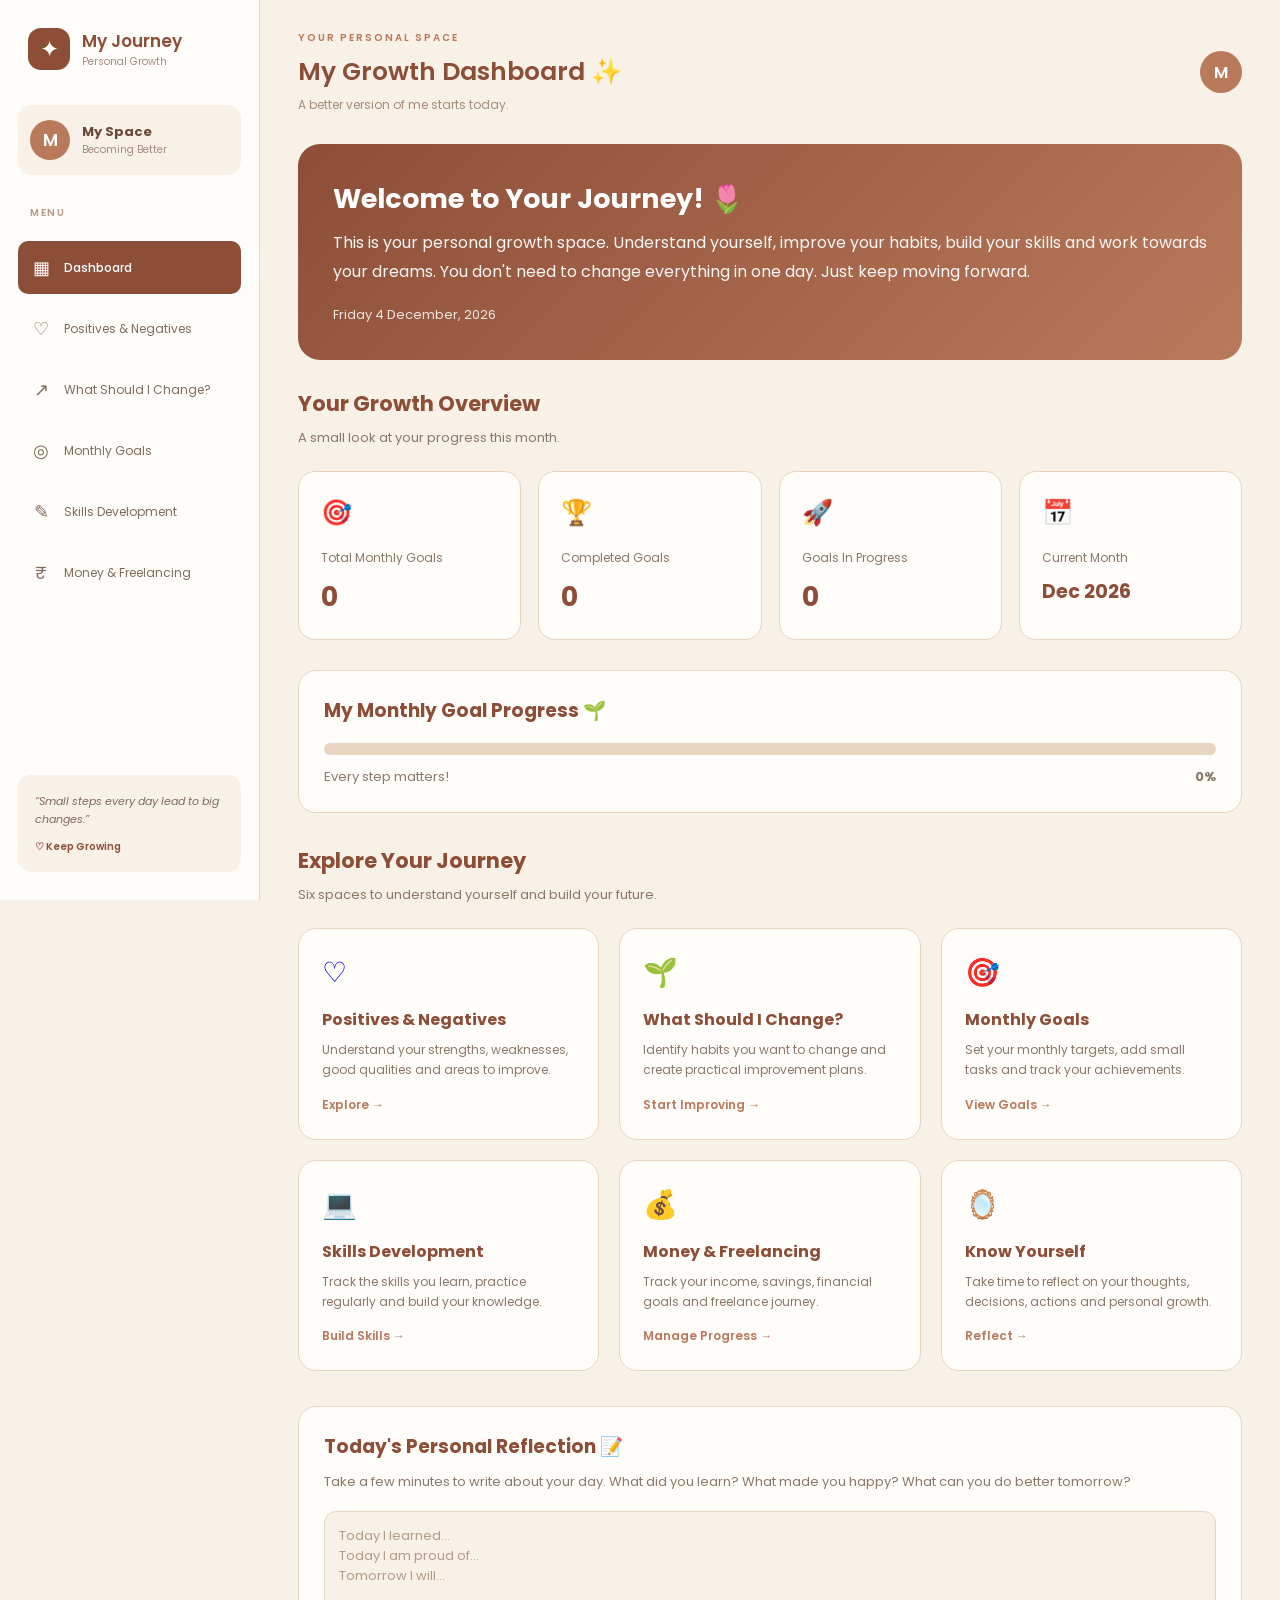
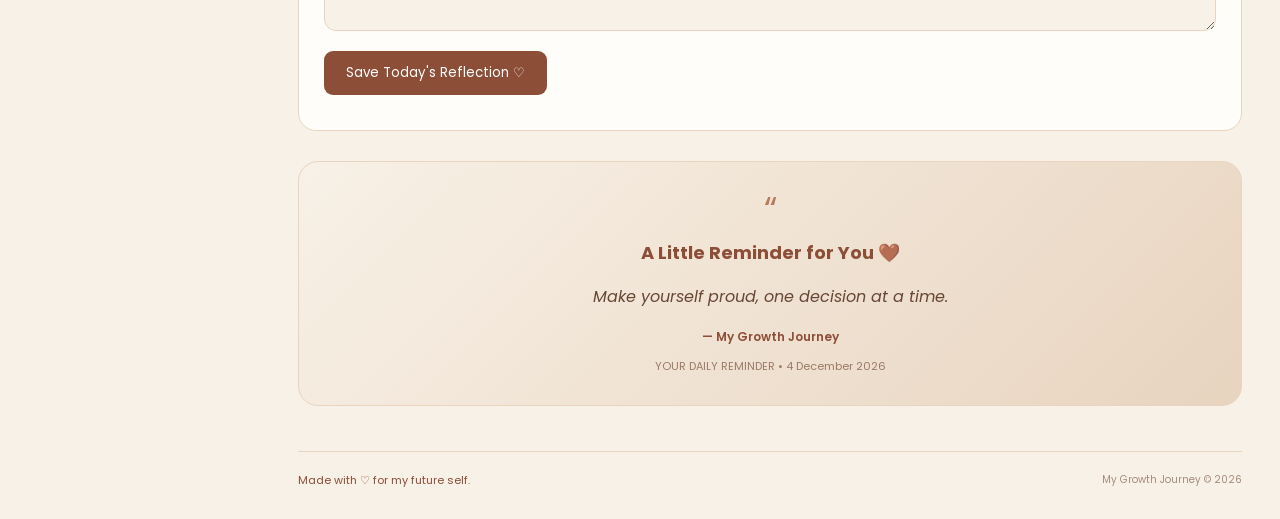
<file: index.html>
<!DOCTYPE html>
<html lang="en">
<head>
<meta charset="UTF-8">
<meta name="viewport" content="width=device-width, initial-scale=1.0">

<title>My Growth Journey | Dashboard</title>

<link href="https://fonts.googleapis.com/css2?family=Poppins:wght@300;400;500;600;700&display=swap" rel="stylesheet">
<link rel="stylesheet" href="style.css">

<style>
.dashboard-welcome {
    background: linear-gradient(135deg, #8D4E38, #B9795B);
    color: white;
    padding: 35px;
    border-radius: 22px;
    margin-bottom: 28px;
}
.dashboard-welcome h2 {
    font-size: 27px;
    margin-bottom: 10px;
}
.dashboard-welcome p {
    line-height: 1.8;
    opacity: 0.95;
}
.welcome-date {
    margin-top: 18px;
    font-size: 13px;
    opacity: 0.85;
}
.section-heading {
    color: #8D4E38;
    margin-bottom: 8px;
    font-size: 21px;
}
.section-subtitle {
    color: #8b7768;
    font-size: 13px;
    margin-bottom: 22px;
    line-height: 1.7;
}
.dashboard-stats {
    display: grid;
    grid-template-columns: repeat(4, 1fr);
    gap: 17px;
    margin-bottom: 30px;
}
.stat-card {
    background: #fffdf9;
    border: 1px solid #E8D4BF;
    padding: 22px;
    border-radius: 17px;
}
.stat-icon {
    font-size: 25px;
    margin-bottom: 12px;
}
.stat-card span {
    color: #8b7768;
    font-size: 12px;
}
.stat-card h2 {
    color: #8D4E38;
    font-size: 27px;
    margin-top: 8px;
}
.dashboard-progress {
    background: #fffdf9;
    border: 1px solid #E8D4BF;
    border-radius: 18px;
    padding: 25px;
    margin-bottom: 32px;
}
.dashboard-progress h3 {
    color: #8D4E38;
    margin-bottom: 18px;
}
.progress-track {
    height: 12px;
    background: #E8D4BF;
    border-radius: 20px;
    overflow: hidden;
}
.progress-fill {
    height: 100%;
    width: 0%;
    background: #8D4E38;
    border-radius: 20px;
    transition: width 0.4s;
}
.progress-details {
    display: flex;
    justify-content: space-between;
    margin-top: 12px;
    color: #8b7768;
    font-size: 13px;
}
.quick-grid {
    display: grid;
    grid-template-columns: repeat(3, 1fr);
    gap: 20px;
    margin-bottom: 35px;
}
.quick-card {
    background: #fffdf9;
    border: 1px solid #E8D4BF;
    padding: 23px;
    border-radius: 18px;
    text-decoration: none;
    transition: 0.3s;
    display: block;
}
.quick-card:hover {
    transform: translateY(-5px);
    box-shadow: 0 8px 20px rgba(141, 78, 56, 0.10);
}
.quick-icon {
    font-size: 28px;
    margin-bottom: 13px;
}
.quick-card h3 {
    color: #8D4E38;
    font-size: 16px;
    margin-bottom: 8px;
}
.quick-card p {
    color: #8b7768;
    font-size: 12px;
    line-height: 1.7;
}
.quick-link {
    display: inline-block;
    margin-top: 15px;
    color: #B9795B;
    font-size: 12px;
    font-weight: 600;
}
.reflection-box {
    background: #fffdf9;
    border: 1px solid #E8D4BF;
    border-radius: 18px;
    padding: 25px;
    margin-bottom: 30px;
}
.reflection-box h3 {
    color: #8D4E38;
    margin-bottom: 10px;
}
.reflection-box p {
    color: #8b7768;
    font-size: 13px;
    margin-bottom: 18px;
    line-height: 1.7;
}
.reflection-box textarea {
    width: 100%;
    min-height: 120px;
    padding: 14px;
    border: 1px solid #E8D4BF;
    border-radius: 12px;
    background: #F8F1E7;
    font-family: inherit;
    font-size: 13px;
    resize: vertical;
    outline: none;
    box-sizing: border-box;
    color: #5c3b2e;
}
.reflection-box textarea:focus {
    border-color: #8D4E38;
}
.save-reflection {
    margin-top: 13px;
    padding: 12px 22px;
    background: #8D4E38;
    color: white;
    border: none;
    border-radius: 9px;
    font-family: inherit;
    cursor: pointer;
}
.reflection-message {
    color: #8D4E38;
    font-size: 12px;
    margin-top: 10px;
}

/* DAILY MOTIVATIONAL QUOTE */
.quote-box {
    position: relative;
    background: linear-gradient(135deg, #F8F1E7, #E8D4BF);
    border: 1px solid #E8D4BF;
    padding: 30px 25px;
    border-radius: 20px;
    text-align: center;
    margin-bottom: 30px;
    overflow: hidden;
}
.quote-symbol {
    color: #B9795B;
    font-size: 35px;
    line-height: 1;
    margin-bottom: 12px;
}
.quote-box h3 {
    color: #8D4E38;
    font-size: 18px;
    margin-bottom: 16px;
}
.quote-box p {
    color: #684735;
    font-size: 16px;
    font-style: italic;
    line-height: 1.9;
    max-width: 650px;
    margin: 0 auto 15px;
}
.quote-author {
    color: #8D4E38;
    font-size: 12px;
    font-weight: 600;
}
.quote-day {
    display: block;
    color: #9b7966;
    font-size: 11px;
    margin-top: 12px;
}

@media(max-width: 1000px) {
    .dashboard-stats {
        grid-template-columns: repeat(2, 1fr);
    }
    .quick-grid {
        grid-template-columns: repeat(2, 1fr);
    }
}
@media(max-width: 600px) {
    .dashboard-stats,
    .quick-grid {
        grid-template-columns: 1fr;
    }
    .dashboard-welcome {
        padding: 25px;
    }
    .dashboard-welcome h2 {
        font-size: 22px;
    }
    .quote-box {
        padding: 24px 16px;
    }
    .quote-box p {
        font-size: 14px;
    }
}
</style>
</head>

<body>
<div class="app-container">

<aside class="sidebar">
    <div class="logo">
        <div class="logo-icon">✦</div>
        <div>
            <h2>My Journey</h2>
            <p>Personal Growth</p>
        </div>
    </div>

    <div class="profile">
        <div class="profile-avatar">M</div>
        <div>
            <h3>My Space</h3>
            <p>Becoming Better</p>
        </div>
    </div>

    <nav class="navigation">
        <p class="nav-heading">MENU</p>

        <a href="index.html" class="nav-link active">
            <span>▦</span> Dashboard
        </a>
        <a href="self-analysis.html" class="nav-link">
            <span>♡</span> Positives & Negatives
        </a>
        <a href="improvement.html" class="nav-link">
            <span>↗</span> What Should I Change?
        </a>
        <a href="goals.html" class="nav-link">
            <span>◎</span> Monthly Goals
        </a>
        <a href="skills.html" class="nav-link">
            <span>✎</span> Skills Development
        </a>
        <a href="money.html" class="nav-link">
            <span>₹</span> Money & Freelancing
        </a>
    </nav>

    <div class="sidebar-bottom">
        <p>“Small steps every day lead to big changes.”</p>
        <span>♡ Keep Growing</span>
    </div>
</aside>

<main class="main-content">

    <header class="top-header">
        <div>
            <p class="date-label">YOUR PERSONAL SPACE</p>
            <h1>My Growth Dashboard ✨</h1>
            <p class="header-subtitle">
                A better version of me starts today.
            </p>
        </div>
        <div class="header-actions">
            <div class="header-avatar">M</div>
        </div>
    </header>

    <section class="dashboard-welcome">
        <h2>Welcome to Your Journey! 🌷</h2>
        <p>
            This is your personal growth space.
            Understand yourself, improve your habits,
            build your skills and work towards your dreams.
            You don't need to change everything in one day.
            Just keep moving forward.
        </p>
        <div class="welcome-date" id="todayDate"></div>
    </section>

    <h2 class="section-heading">Your Growth Overview</h2>
    <p class="section-subtitle">
        A small look at your progress this month.
    </p>

    <section class="dashboard-stats">
        <div class="stat-card">
            <div class="stat-icon">🎯</div>
            <span>Total Monthly Goals</span>
            <h2 id="totalGoals">0</h2>
        </div>
        <div class="stat-card">
            <div class="stat-icon">🏆</div>
            <span>Completed Goals</span>
            <h2 id="completedGoals">0</h2>
        </div>
        <div class="stat-card">
            <div class="stat-icon">🚀</div>
            <span>Goals In Progress</span>
            <h2 id="inProgressGoals">0</h2>
        </div>
        <div class="stat-card">
            <div class="stat-icon">📅</div>
            <span>Current Month</span>
            <h2 id="currentMonth" style="font-size:19px;">--</h2>
        </div>
    </section>

    <section class="dashboard-progress">
        <h3>My Monthly Goal Progress 🌱</h3>
        <div class="progress-track">
            <div class="progress-fill" id="progressBar"></div>
        </div>
        <div class="progress-details">
            <span>Every step matters!</span>
            <strong id="progressText">0%</strong>
        </div>
    </section>

    <h2 class="section-heading">Explore Your Journey</h2>
    <p class="section-subtitle">
        Six spaces to understand yourself and build your future.
    </p>

    <section class="quick-grid">
        <a href="self-analysis.html" class="quick-card">
            <div class="quick-icon">♡</div>
            <h3>Positives & Negatives</h3>
            <p>Understand your strengths, weaknesses, good qualities and areas to improve.</p>
            <span class="quick-link">Explore →</span>
        </a>

        <a href="improvement.html" class="quick-card">
            <div class="quick-icon">🌱</div>
            <h3>What Should I Change?</h3>
            <p>Identify habits you want to change and create practical improvement plans.</p>
            <span class="quick-link">Start Improving →</span>
        </a>

        <a href="goals.html" class="quick-card">
            <div class="quick-icon">🎯</div>
            <h3>Monthly Goals</h3>
            <p>Set your monthly targets, add small tasks and track your achievements.</p>
            <span class="quick-link">View Goals →</span>
        </a>

        <a href="skills.html" class="quick-card">
            <div class="quick-icon">💻</div>
            <h3>Skills Development</h3>
            <p>Track the skills you learn, practice regularly and build your knowledge.</p>
            <span class="quick-link">Build Skills →</span>
        </a>

        <a href="money.html" class="quick-card">
            <div class="quick-icon">💰</div>
            <h3>Money & Freelancing</h3>
            <p>Track your income, savings, financial goals and freelance journey.</p>
            <span class="quick-link">Manage Progress →</span>
        </a>

        <a href="self-analysis.html" class="quick-card">
            <div class="quick-icon">🪞</div>
            <h3>Know Yourself</h3>
            <p>Take time to reflect on your thoughts, decisions, actions and personal growth.</p>
            <span class="quick-link">Reflect →</span>
        </a>
    </section>

    <section class="reflection-box">
        <h3>Today's Personal Reflection 📝</h3>
        <p>
            Take a few minutes to write about your day.
            What did you learn? What made you happy?
            What can you do better tomorrow?
        </p>

        <textarea
            id="dailyReflection"
            placeholder="Today I learned...&#10;Today I am proud of...&#10;Tomorrow I will..."
        ></textarea>

        <button type="button" class="save-reflection" onclick="saveReflection()">
            Save Today's Reflection ♡
        </button>

        <div class="reflection-message" id="reflectionMessage"></div>
    </section>

    <!-- DAILY CHANGING MOTIVATIONAL QUOTE -->
    <section class="quote-box">
        <div class="quote-symbol">“</div>
        <h3>A Little Reminder for You 🤎</h3>
        <p id="dailyQuote">Loading your daily reminder...</p>
        <div class="quote-author" id="quoteAuthor">— My Growth Journey</div>
        <span class="quote-day" id="quoteDay"></span>
    </section>

    <footer class="footer">
        <p>Made with ♡ for my future self.</p>
        <span>My Growth Journey © 2026</span>
    </footer>

</main>
</div>

<script>

// DATE
const today = new Date();

document.getElementById("todayDate").textContent =
    today.toLocaleDateString("en-IN", {
        weekday: "long",
        day: "numeric",
        month: "long",
        year: "numeric"
    });

const monthKey =
    today.getFullYear() + "-" +
    String(today.getMonth() + 1).padStart(2, "0");

document.getElementById("currentMonth").textContent =
    today.toLocaleDateString("en-IN", {
        month: "short",
        year: "numeric"
    });


// LOAD MONTHLY GOALS
function loadDashboardGoals() {
    let goals = [];

    try {
        goals = JSON.parse(
            localStorage.getItem("monthlyGoals_" + monthKey) || "[]"
        );
    } catch (error) {
        goals = [];
    }

    const total = goals.length;

    const getProgress = function(goal) {
        const tasks = goal.tasks || [];

        if (tasks.length === 0) return 0;

        const completed = tasks.filter(function(task) {
            return task.completed;
        }).length;

        return Math.round((completed / tasks.length) * 100);
    };

    const completed = goals.filter(function(goal) {
        return getProgress(goal) === 100;
    }).length;

    const inProgress = goals.filter(function(goal) {
        const progress = getProgress(goal);
        return progress > 0 && progress < 100;
    }).length;

    const overallProgress = total === 0 ? 0 :
        Math.round(
            goals.reduce(function(sum, goal) {
                return sum + getProgress(goal);
            }, 0) / total
        );

    document.getElementById("totalGoals").textContent = total;
    document.getElementById("completedGoals").textContent = completed;
    document.getElementById("inProgressGoals").textContent = inProgress;

    document.getElementById("progressBar").style.width =
        overallProgress + "%";

    document.getElementById("progressText").textContent =
        overallProgress + "%";
}


// DAILY REFLECTION
const reflectionInput = document.getElementById("dailyReflection");
const reflectionMessage = document.getElementById("reflectionMessage");

const reflectionKey =
    "dailyReflection_" +
    today.getFullYear() + "-" +
    String(today.getMonth() + 1).padStart(2, "0") + "-" +
    String(today.getDate()).padStart(2, "0");

reflectionInput.value =
    localStorage.getItem(reflectionKey) || "";

function saveReflection() {
    const reflection = reflectionInput.value.trim();

    if (!reflection) {
        reflectionMessage.textContent =
            "Please write something before saving.";
        return;
    }

    localStorage.setItem(reflectionKey, reflection);

    reflectionMessage.textContent =
        "Your reflection has been saved successfully! ♡";
}


// DAILY MOTIVATIONAL QUOTES
const dailyQuotes = [
    "Keep going. Your future self is waiting for the person you're becoming.",
    "Small steps every day create big changes.",
    "You are allowed to grow at your own pace.",
    "Don't compare your beginning with someone else's middle.",
    "Believe in the progress you cannot see yet.",
    "Your dreams deserve your effort.",
    "One difficult day does not mean a difficult life.",
    "Be proud of how far you have come.",
    "You don't need to be perfect. You just need to keep learning.",
    "Your only competition is the person you were yesterday.",
    "A little progress is still progress.",
    "Start where you are. Use what you have. Do what you can.",
    "You are stronger than the excuses holding you back.",
    "Every new day is another chance to improve.",
    "Focus on becoming, not on proving.",
    "Your hard work today is building your tomorrow.",
    "Don't give up just because it is taking time.",
    "Make yourself proud, one decision at a time.",
    "You deserve the future you are working towards.",
    "Keep choosing yourself, your goals and your growth."
];

function showDailyQuote() {
    const startDate = new Date(2026, 0, 1);
    const currentDate = new Date(
        today.getFullYear(),
        today.getMonth(),
        today.getDate()
    );

    const difference =
        Math.floor((currentDate - startDate) / 86400000);

    const quoteIndex =
        ((difference % dailyQuotes.length) + dailyQuotes.length)
        % dailyQuotes.length;

    document.getElementById("dailyQuote").textContent =
        dailyQuotes[quoteIndex];

    document.getElementById("quoteAuthor").textContent =
        "— My Growth Journey";

    document.getElementById("quoteDay").textContent =
        "YOUR DAILY REMINDER • " +
        today.toLocaleDateString("en-IN", {
            day: "numeric",
            month: "long",
            year: "numeric"
        });
}


// INITIALIZE DASHBOARD
loadDashboardGoals();
showDailyQuote();

</script>

</body>
</html>
</file>
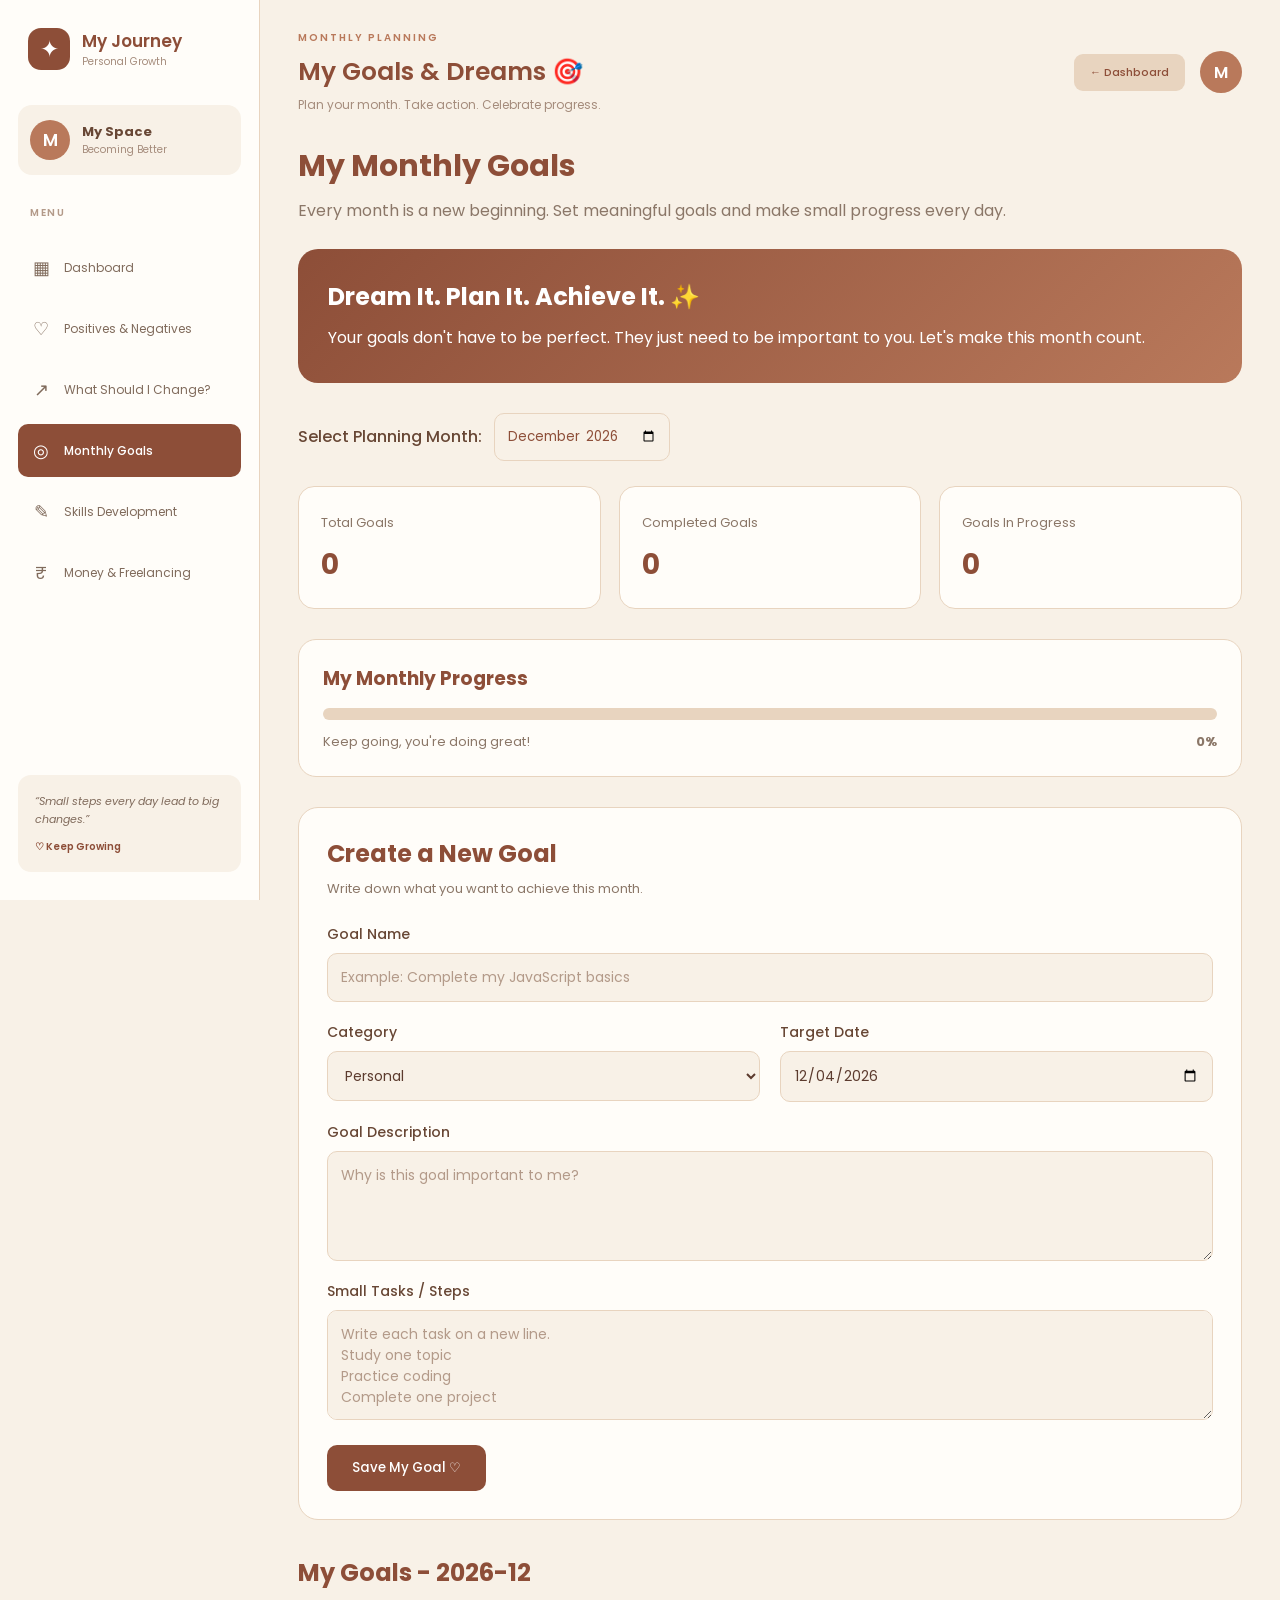
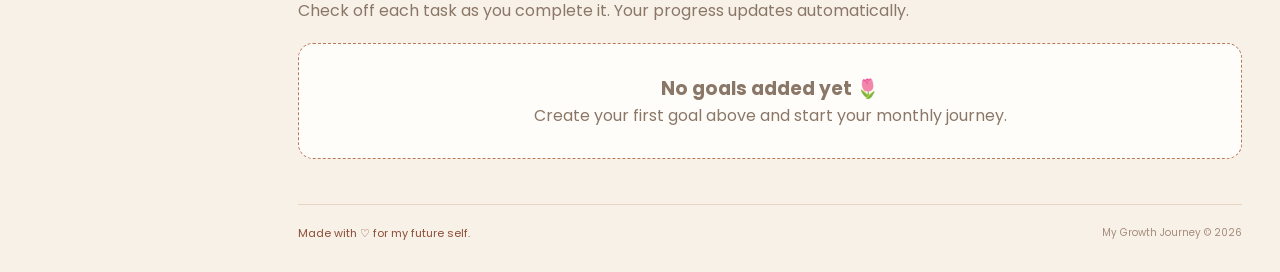
<file: goals.html>
<!DOCTYPE html>
<html lang="en">

<head>
<meta charset="UTF-8">
<meta name="viewport" content="width=device-width, initial-scale=1.0">

<title>Monthly Goals | My Growth Journey</title>

<link href="https://fonts.googleapis.com/css2?family=Poppins:wght@300;400;500;600;700&display=swap" rel="stylesheet">

<link rel="stylesheet" href="style.css">

<style>

/* GOALS PAGE */

.goals-header {
    margin-bottom: 25px;
}

.goals-header h1 {
    color: #8D4E38;
    font-size: 30px;
    margin-bottom: 8px;
}

.goals-header p {
    color: #8b7768;
    line-height: 1.7;
}

.goals-banner {
    background: linear-gradient(135deg, #8D4E38, #B9795B);
    color: white;
    padding: 30px;
    border-radius: 20px;
    margin-bottom: 30px;
}

.goals-banner h2 {
    font-size: 24px;
    margin-bottom: 10px;
}

.goals-banner p {
    line-height: 1.8;
}

.month-selector-box {
    display: flex;
    align-items: center;
    gap: 12px;
    margin-bottom: 25px;
    flex-wrap: wrap;
}

.month-selector-box label {
    color: #684735;
    font-weight: 500;
}

.month-selector-box input {
    padding: 12px;
    border: 1px solid #E8D4BF;
    border-radius: 10px;
    background: #F8F1E7;
    color: #8D4E38;
    font-family: inherit;
}

.goal-summary {
    display: grid;
    grid-template-columns: repeat(3, minmax(0, 1fr));
    gap: 18px;
    margin-bottom: 30px;
}

.summary-card {
    background: #fffdf9;
    border: 1px solid #E8D4BF;
    padding: 22px;
    border-radius: 16px;
    min-width: 0;
}

.summary-card span {
    color: #8b7768;
    font-size: 13px;
}

.summary-card h2 {
    color: #8D4E38;
    font-size: 28px;
    margin-top: 10px;
}

.overall-progress {
    background: #fffdf9;
    border: 1px solid #E8D4BF;
    padding: 24px;
    border-radius: 18px;
    margin-bottom: 30px;
}

.overall-progress h3 {
    color: #8D4E38;
    margin-bottom: 15px;
}

.progress-track {
    height: 12px;
    background: #E8D4BF;
    border-radius: 20px;
    overflow: hidden;
}

.progress-fill {
    width: 0%;
    height: 100%;
    background: #8D4E38;
    border-radius: 20px;
    transition: width 0.3s;
}

.progress-info {
    display: flex;
    justify-content: space-between;
    gap: 10px;
    margin-top: 12px;
    color: #8b7768;
    font-size: 13px;
}

/* GOAL FORM */

.goal-form {
    background: #fffdf9;
    border: 1px solid #E8D4BF;
    padding: 28px;
    border-radius: 20px;
    margin-bottom: 35px;
    min-width: 0;
}

.goal-form h2 {
    color: #8D4E38;
    margin-bottom: 8px;
}

.form-description {
    color: #8b7768;
    font-size: 13px;
    margin-bottom: 25px;
}

.form-grid {
    display: grid;
    grid-template-columns: repeat(2, minmax(0, 1fr));
    gap: 20px;
}

.form-group {
    display: flex;
    flex-direction: column;
    gap: 8px;
    min-width: 0;
}

.form-group.full-width {
    grid-column: 1 / -1;
}

.form-group label {
    color: #684735;
    font-size: 14px;
    font-weight: 500;
}

.form-group input,
.form-group select,
.form-group textarea {
    width: 100%;
    max-width: 100%;
    padding: 13px;
    border: 1px solid #E8D4BF;
    border-radius: 10px;
    background: #F8F1E7;
    color: #5c3b2e;
    font-family: inherit;
    font-size: 14px;
    outline: none;
    box-sizing: border-box;
}

.form-group textarea {
    min-height: 110px;
    resize: vertical;
}

.form-group input:focus,
.form-group select:focus,
.form-group textarea:focus {
    border-color: #8D4E38;
}

.form-buttons {
    display: flex;
    gap: 12px;
    margin-top: 25px;
    flex-wrap: wrap;
}

.save-button {
    background: #8D4E38;
    color: white;
    border: none;
    padding: 13px 25px;
    border-radius: 10px;
    font-family: inherit;
    font-weight: 500;
    cursor: pointer;
}

.cancel-button {
    background: #E8D4BF;
    color: #8D4E38;
    border: none;
    padding: 13px 25px;
    border-radius: 10px;
    font-family: inherit;
    cursor: pointer;
}

/* GOAL CARDS */

.goals-list-section h2 {
    color: #8D4E38;
    margin-bottom: 8px;
}

.goals-list-section > p {
    color: #8b7768;
    margin-bottom: 20px;
}

.goals-container {
    display: grid;
    grid-template-columns: repeat(2, minmax(0, 1fr));
    gap: 20px;
}

.goal-card {
    background: #fffdf9;
    border: 1px solid #E8D4BF;
    border-radius: 18px;
    padding: 24px;
    min-width: 0;
    overflow-wrap: anywhere;
}

.goal-card h3 {
    color: #8D4E38;
    font-size: 18px;
    margin-bottom: 10px;
    overflow-wrap: anywhere;
}

.goal-top {
    display: flex;
    justify-content: space-between;
    align-items: flex-start;
    gap: 12px;
    margin-bottom: 15px;
}

.category-badge {
    background: #E8D4BF;
    color: #8D4E38;
    padding: 6px 10px;
    border-radius: 20px;
    font-size: 11px;
    white-space: nowrap;
}

.goal-description {
    color: #725d4c;
    font-size: 14px;
    line-height: 1.7;
    margin-bottom: 15px;
    white-space: pre-wrap;
    overflow-wrap: anywhere;
}

.goal-deadline {
    color: #8b7768;
    font-size: 12px;
    margin-bottom: 18px;
}

.goal-card .progress-track {
    height: 9px;
}

.goal-card .progress-fill {
    background: #B9795B;
}

.goal-progress-info {
    display: flex;
    justify-content: space-between;
    color: #8b7768;
    font-size: 12px;
    margin-top: 10px;
    margin-bottom: 20px;
}

.tasks-heading {
    color: #8D4E38;
    font-size: 14px;
    margin-bottom: 12px;
}

.task-list {
    display: flex;
    flex-direction: column;
    gap: 12px;
    margin-bottom: 20px;
}

.task-item {
    display: flex;
    align-items: flex-start;
    gap: 10px;
    color: #725d4c;
    font-size: 13px;
    line-height: 1.6;
}

.task-item input {
    accent-color: #8D4E38;
    margin-top: 4px;
    flex-shrink: 0;
}

.task-item.completed span {
    text-decoration: line-through;
    opacity: 0.6;
}

.goal-actions {
    display: flex;
    gap: 10px;
    flex-wrap: wrap;
}

.goal-actions button {
    border: none;
    padding: 9px 15px;
    border-radius: 8px;
    font-family: inherit;
    cursor: pointer;
}

.edit-goal {
    background: #E8D4BF;
    color: #8D4E38;
}

.delete-goal {
    background: #f4e1dc;
    color: #9b4337;
}

.empty-goals {
    background: #fffdf9;
    border: 1px dashed #B9795B;
    border-radius: 15px;
    padding: 30px;
    color: #8b7768;
    text-align: center;
    grid-column: 1 / -1;
}

/* LAYOUT FIX */

* {
    box-sizing: border-box;
}

.app-container {
    width: 100%;
    min-height: 100vh;
}

.sidebar {
    flex-shrink: 0;
}

.main-content {
    flex: 1;
    min-width: 0;
    width: auto;
    max-width: 100%;
    overflow-x: hidden;
}

.main-content > * {
    max-width: 100%;
}

.goal-summary,
.goals-container,
.form-grid {
    min-width: 0;
}

/* RESPONSIVE */

@media (max-width: 768px) {

    .form-grid,
    .goals-container,
    .goal-summary {
        grid-template-columns: 1fr;
    }

    .goals-header h1 {
        font-size: 24px;
    }

    .goal-form {
        padding: 20px;
    }

    .main-content {
        width: 100%;
        padding: 20px;
    }

    .goals-banner,
    .overall-progress {
        padding: 20px;
    }

}

@media (max-width: 480px) {

    .goal-top {
        flex-direction: column;
    }

    .progress-info {
        flex-wrap: wrap;
    }

    .goal-card {
        padding: 18px;
    }

}

</style>
</head>

<body>

<div class="app-container">

<!-- SIDEBAR -->

<aside class="sidebar">

    <div class="logo">
        <div class="logo-icon">✦</div>
        <div>
            <h2>My Journey</h2>
            <p>Personal Growth</p>
        </div>
    </div>

    <div class="profile">
        <div class="profile-avatar">M</div>
        <div>
            <h3>My Space</h3>
            <p>Becoming Better</p>
        </div>
    </div>

    <nav class="navigation">

        <p class="nav-heading">MENU</p>

        <a href="index.html" class="nav-link">
            <span>▦</span> Dashboard
        </a>

        <a href="self-analysis.html" class="nav-link">
            <span>♡</span> Positives & Negatives
        </a>

        <a href="improvement.html" class="nav-link">
            <span>↗</span> What Should I Change?
        </a>

        <a href="goals.html" class="nav-link active">
            <span>◎</span> Monthly Goals
        </a>

        <a href="skills.html" class="nav-link">
            <span>✎</span> Skills Development
        </a>

        <a href="money.html" class="nav-link">
            <span>₹</span> Money & Freelancing
        </a>

    </nav>

    <div class="sidebar-bottom">
        <p>“Small steps every day lead to big changes.”</p>
        <span>♡ Keep Growing</span>
    </div>

</aside>

<!-- MAIN CONTENT -->

<main class="main-content">

    <header class="top-header">

        <div>
            <p class="date-label">MONTHLY PLANNING</p>
            <h1>My Goals & Dreams 🎯</h1>
            <p class="header-subtitle">
                Plan your month. Take action. Celebrate progress.
            </p>
        </div>

        <div class="header-actions">
            <a href="index.html" class="welcome-button">
                ← Dashboard
            </a>
            <div class="header-avatar">M</div>
        </div>

    </header>

    <section class="goals-header">

        <h1>My Monthly Goals</h1>

        <p>
            Every month is a new beginning.
            Set meaningful goals and make small progress every day.
        </p>

    </section>

    <section class="goals-banner">

        <h2>Dream It. Plan It. Achieve It. ✨</h2>

        <p>
            Your goals don't have to be perfect.
            They just need to be important to you.
            Let's make this month count.
        </p>

    </section>

    <div class="month-selector-box">

        <label for="goalMonth">Select Planning Month:</label>

        <input type="month" id="goalMonth">

    </div>

    <section class="goal-summary">

        <div class="summary-card">
            <span>Total Goals</span>
            <h2 id="totalGoals">0</h2>
        </div>

        <div class="summary-card">
            <span>Completed Goals</span>
            <h2 id="completedGoals">0</h2>
        </div>

        <div class="summary-card">
            <span>Goals In Progress</span>
            <h2 id="inProgressGoals">0</h2>
        </div>

    </section>

    <section class="overall-progress">

        <h3>My Monthly Progress</h3>

        <div class="progress-track">
            <div class="progress-fill" id="overallProgressBar"></div>
        </div>

        <div class="progress-info">
            <span>Keep going, you're doing great!</span>
            <strong id="overallProgressText">0%</strong>
        </div>

    </section>

    <!-- ADD GOAL FORM -->

    <section class="goal-form">

        <h2 id="formTitle">Create a New Goal</h2>

        <p class="form-description">
            Write down what you want to achieve this month.
        </p>

        <form id="goalForm">

            <div class="form-grid">

                <div class="form-group full-width">
                    <label for="goalTitle">Goal Name</label>
                    <input
                        type="text"
                        id="goalTitle"
                        placeholder="Example: Complete my JavaScript basics"
                        required
                    >
                </div>

                <div class="form-group">
                    <label for="goalCategory">Category</label>

                    <select id="goalCategory">
                        <option value="Personal">Personal</option>
                        <option value="Education">Education</option>
                        <option value="Career">Career</option>
                        <option value="Money">Money</option>
                        <option value="Health">Health</option>
                        <option value="Skills">Skills</option>
                        <option value="Other">Other</option>
                    </select>
                </div>

                <div class="form-group">
                    <label for="goalDeadline">Target Date</label>
                    <input type="date" id="goalDeadline" required>
                </div>

                <div class="form-group full-width">
                    <label for="goalDescription">Goal Description</label>

                    <textarea
                        id="goalDescription"
                        placeholder="Why is this goal important to me?"
                    ></textarea>
                </div>

                <div class="form-group full-width">
                    <label for="goalTasks">Small Tasks / Steps</label>

                    <textarea
                        id="goalTasks"
                        placeholder="Write each task on a new line.&#10;Study one topic&#10;Practice coding&#10;Complete one project"
                    ></textarea>
                </div>

            </div>

            <div class="form-buttons">

                <button type="submit" class="save-button" id="submitButton">
                    Save My Goal ♡
                </button>

                <button
                    type="button"
                    class="cancel-button"
                    id="cancelButton"
                    onclick="cancelEdit()"
                    style="display:none;"
                >
                    Cancel
                </button>

            </div>

        </form>

    </section>

    <!-- GOALS LIST -->

    <section class="goals-list-section">

        <h2 id="goalsListTitle">My Goals</h2>

        <p>
            Check off each task as you complete it.
            Your progress updates automatically.
        </p>

        <div class="goals-container" id="goalsContainer">

            <div class="empty-goals">
                <h3>No goals added yet 🌷</h3>
                <p>Create your first goal above and start your monthly journey.</p>
            </div>

        </div>

    </section>

    <footer class="footer">
        <p>Made with ♡ for my future self.</p>
        <span>My Growth Journey © 2026</span>
    </footer>

</main>

</div>

<script>

// CURRENT MONTH

const monthInput = document.getElementById("goalMonth");

const today = new Date();

const currentMonth =
    today.getFullYear() + "-" +
    String(today.getMonth() + 1).padStart(2, "0");

monthInput.value = currentMonth;


// DEFAULT DEADLINE

function setDefaultDeadline() {

    const year = Number(monthInput.value.split("-")[0]);
    const month = Number(monthInput.value.split("-")[1]);

    const lastDay = new Date(year, month, 0).getDate();
    const day = Math.min(today.getDate(), lastDay);

    document.getElementById("goalDeadline").value =
        monthInput.value + "-" + String(day).padStart(2, "0");

}

setDefaultDeadline();


// STORAGE

function getStorageKey() {
    return "monthlyGoals_" + monthInput.value;
}

function getGoals() {

    try {
        return JSON.parse(
            localStorage.getItem(getStorageKey()) || "[]"
        );
    } catch (error) {
        return [];
    }

}

function storeGoals(goals) {

    localStorage.setItem(
        getStorageKey(),
        JSON.stringify(goals)
    );

}


// EDIT MODE

let editingGoalId = null;


// FORM SUBMISSION

document.getElementById("goalForm")
.addEventListener("submit", function(event) {

    event.preventDefault();

    const title =
        document.getElementById("goalTitle").value.trim();

    const category =
        document.getElementById("goalCategory").value;

    const deadline =
        document.getElementById("goalDeadline").value;

    const description =
        document.getElementById("goalDescription").value.trim();

    const tasksText =
        document.getElementById("goalTasks").value.trim();


    if (!title || !deadline) {
        alert("Please enter the goal name and target date.");
        return;
    }


    // CHECK SELECTED MONTH

    if (!deadline.startsWith(monthInput.value)) {
        alert("Please select a target date within the planning month.");
        return;
    }


    const tasks = tasksText
        .split("\n")
        .map(task => task.trim())
        .filter(task => task.length > 0);


    let goals = getGoals();


    // UPDATE EXISTING GOAL

    if (editingGoalId !== null) {

        goals = goals.map(function(goal) {

            if (goal.id === editingGoalId) {

                const oldTasks = goal.tasks || [];

                const updatedTasks = tasks.map(function(task) {

                    const oldTask = oldTasks.find(function(item) {
                        return item.text === task;
                    });

                    return {
                        text: task,
                        completed: oldTask ? oldTask.completed : false
                    };

                });

                return {
                    ...goal,
                    title: title,
                    category: category,
                    deadline: deadline,
                    description: description,
                    tasks: updatedTasks
                };

            }

            return goal;

        });

    }


    // CREATE NEW GOAL

    else {

        const newGoal = {
            id: Date.now(),
            title: title,
            category: category,
            deadline: deadline,
            description: description,

            tasks: tasks.map(function(task) {
                return {
                    text: task,
                    completed: false
                };
            })
        };

        goals.push(newGoal);

    }


    storeGoals(goals);

    cancelEdit();

    displayGoals();

});


// CALCULATE PROGRESS

function getGoalProgress(goal) {

    const tasks = goal.tasks || [];

    if (tasks.length === 0) {
        return 0;
    }

    const completedTasks = tasks.filter(function(task) {
        return task.completed;
    }).length;

    return Math.round(
        (completedTasks / tasks.length) * 100
    );

}


// SAFE TEXT DISPLAY

function escapeHTML(value) {

    return String(value)
        .replace(/&/g, "&amp;")
        .replace(/</g, "&lt;")
        .replace(/>/g, "&gt;")
        .replace(/"/g, "&quot;")
        .replace(/'/g, "&#039;");

}


// DISPLAY GOALS

function displayGoals() {

    const goals = getGoals();

    const container =
        document.getElementById("goalsContainer");


    const total = goals.length;

    const completed = goals.filter(function(goal) {
        return getGoalProgress(goal) === 100;
    }).length;

    const inProgress = goals.filter(function(goal) {
        const progress = getGoalProgress(goal);
        return progress > 0 && progress < 100;
    }).length;


    const overallProgress = total === 0 ? 0 :
        Math.round(
            goals.reduce(function(sum, goal) {
                return sum + getGoalProgress(goal);
            }, 0) / total
        );


    document.getElementById("totalGoals").textContent = total;

    document.getElementById("completedGoals").textContent =
        completed;

    document.getElementById("inProgressGoals").textContent =
        inProgress;

    document.getElementById("overallProgressBar").style.width =
        overallProgress + "%";

    document.getElementById("overallProgressText").textContent =
        overallProgress + "%";

    document.getElementById("goalsListTitle").textContent =
        "My Goals - " + monthInput.value;


    // EMPTY STATE

    if (goals.length === 0) {

        container.innerHTML = `
            <div class="empty-goals">
                <h3>No goals added yet 🌷</h3>
                <p>Create your first goal above and start your monthly journey.</p>
            </div>
        `;

        return;

    }


    container.innerHTML = "";


    goals.sort(function(a, b) {
        return a.deadline.localeCompare(b.deadline);
    });


    goals.forEach(function(goal) {

        const progress = getGoalProgress(goal);

        const card = document.createElement("div");

        card.className = "goal-card";


        const tasksHTML = (goal.tasks || []).map(
            function(task, index) {

                return `
                    <label class="task-item ${task.completed ? "completed" : ""}">
                        <input
                            type="checkbox"
                            ${task.completed ? "checked" : ""}
                            onchange="toggleTask(${goal.id}, ${index}, this.checked)"
                        >
                        <span>${escapeHTML(task.text)}</span>
                    </label>
                `;

            }
        ).join("");


        card.innerHTML = `

            <div class="goal-top">
                <h3>${escapeHTML(goal.title)}</h3>

                <span class="category-badge">
                    ${escapeHTML(goal.category)}
                </span>
            </div>

            <p class="goal-description">
                ${escapeHTML(goal.description || "No description added.")}
            </p>

            <p class="goal-deadline">
                🎯 Target Date: ${escapeHTML(goal.deadline)}
            </p>

            <div class="progress-track">
                <div
                    class="progress-fill"
                    style="width: ${progress}%"
                ></div>
            </div>

            <div class="goal-progress-info">
                <span>Task Progress</span>
                <strong>${progress}%</strong>
            </div>

            <h4 class="tasks-heading">My Action Steps</h4>

            <div class="task-list">
                ${
                    tasksHTML ||
                    "<p class='goal-description'>No tasks added yet.</p>"
                }
            </div>

            <div class="goal-actions">

                <button
                    type="button"
                    class="edit-goal"
                    onclick="editGoal(${goal.id})"
                >
                    ✎ Edit Goal
                </button>

                <button
                    type="button"
                    class="delete-goal"
                    onclick="deleteGoal(${goal.id})"
                >
                    🗑 Delete
                </button>

            </div>
        `;

        container.appendChild(card);

    });

}


// COMPLETE OR UNCOMPLETE TASK

function toggleTask(goalId, taskIndex, isCompleted) {

    const goals = getGoals();

    const goal = goals.find(function(item) {
        return item.id === goalId;
    });

    if (!goal || !goal.tasks[taskIndex]) {
        return;
    }

    goal.tasks[taskIndex].completed = isCompleted;

    storeGoals(goals);

    displayGoals();

}


// EDIT GOAL

function editGoal(goalId) {

    const goals = getGoals();

    const goal = goals.find(function(item) {
        return item.id === goalId;
    });

    if (!goal) {
        return;
    }

    editingGoalId = goalId;

    document.getElementById("goalTitle").value = goal.title;

    document.getElementById("goalCategory").value =
        goal.category;

    document.getElementById("goalDeadline").value =
        goal.deadline;

    document.getElementById("goalDescription").value =
        goal.description || "";

    document.getElementById("goalTasks").value =
        (goal.tasks || [])
            .map(function(task) {
                return task.text;
            })
            .join("\n");

    document.getElementById("formTitle").textContent =
        "Edit Your Goal";

    document.getElementById("submitButton").textContent =
        "Update My Goal ♡";

    document.getElementById("cancelButton").style.display =
        "inline-block";

    document.querySelector(".goal-form").scrollIntoView({
        behavior: "smooth"
    });

}


// CANCEL EDIT

function cancelEdit() {

    editingGoalId = null;

    document.getElementById("goalForm").reset();

    document.getElementById("formTitle").textContent =
        "Create a New Goal";

    document.getElementById("submitButton").textContent =
        "Save My Goal ♡";

    document.getElementById("cancelButton").style.display =
        "none";

    setDefaultDeadline();

}


// DELETE GOAL

function deleteGoal(goalId) {

    const confirmDelete = confirm(
        "Are you sure you want to delete this goal?"
    );

    if (!confirmDelete) {
        return;
    }

    let goals = getGoals();

    goals = goals.filter(function(goal) {
        return goal.id !== goalId;
    });

    storeGoals(goals);

    if (editingGoalId === goalId) {
        cancelEdit();
    }

    displayGoals();

}


// CHANGE MONTH

monthInput.addEventListener("change", function() {

    if (!monthInput.value) {
        monthInput.value = currentMonth;
    }

    cancelEdit();

    displayGoals();

});


// INITIAL DISPLAY

displayGoals();

</script>

</body>
</html>
</file>
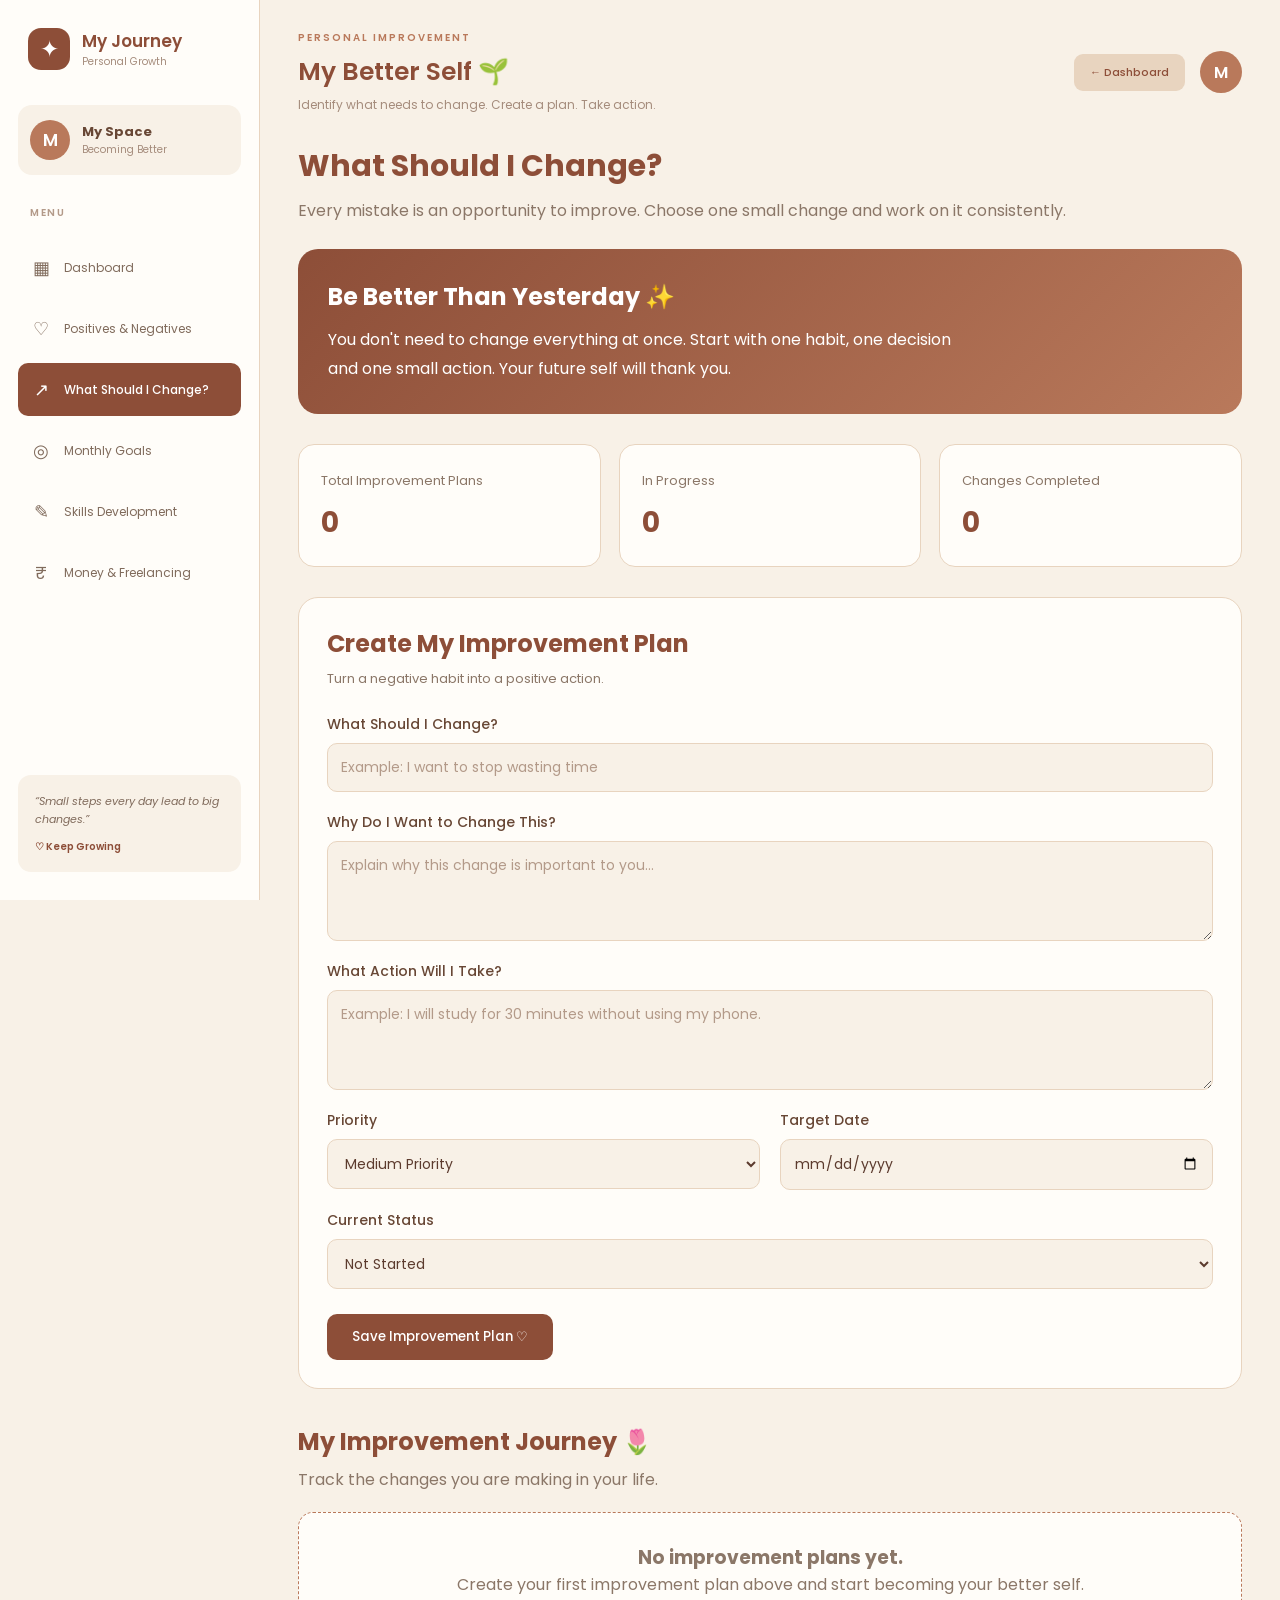
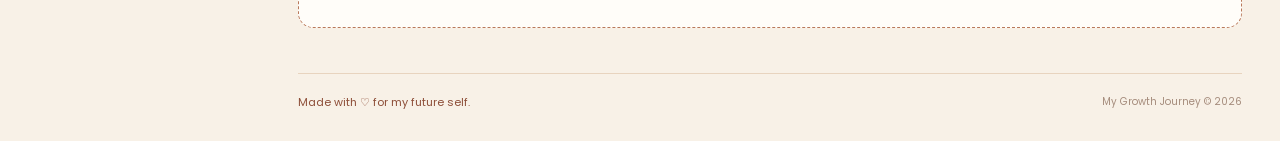
<file: improvement.html>
<!DOCTYPE html>
<html lang="en">

<head>
    <meta charset="UTF-8">
    <meta name="viewport" content="width=device-width, initial-scale=1.0">

    <title>My Improvement Plan | My Growth Journey</title>

    <link href="https://fonts.googleapis.com/css2?family=Poppins:wght@300;400;500;600;700&display=swap"
          rel="stylesheet">

    <link rel="stylesheet" href="style.css">

    <style>

        /* IMPROVEMENT PAGE */

        .improvement-header {
            margin-bottom: 25px;
        }

        .improvement-header h1 {
            color: #8D4E38;
            font-size: 30px;
            margin-bottom: 8px;
        }

        .improvement-header p {
            color: #8b7768;
            line-height: 1.7;
        }

        .improvement-banner {
            background: linear-gradient(135deg, #8D4E38, #B9795B);
            color: white;
            padding: 30px;
            border-radius: 20px;
            margin-bottom: 30px;
        }

        .improvement-banner h2 {
            font-size: 24px;
            margin-bottom: 12px;
        }

        .improvement-banner p {
            line-height: 1.8;
            max-width: 650px;
        }

        .improvement-summary {
            display: grid;
            grid-template-columns: repeat(3, 1fr);
            gap: 18px;
            margin-bottom: 30px;
        }

        .summary-card {
            background: #fffdf9;
            border: 1px solid #E8D4BF;
            padding: 22px;
            border-radius: 16px;
        }

        .summary-card span {
            color: #8b7768;
            font-size: 13px;
        }

        .summary-card h2 {
            color: #8D4E38;
            font-size: 28px;
            margin-top: 10px;
        }

        .improvement-form {
            background: #fffdf9;
            border: 1px solid #E8D4BF;
            padding: 28px;
            border-radius: 20px;
            margin-bottom: 35px;
        }

        .improvement-form h2 {
            color: #8D4E38;
            margin-bottom: 8px;
        }

        .form-description {
            color: #8b7768;
            font-size: 13px;
            margin-bottom: 25px;
        }

        .form-grid {
            display: grid;
            grid-template-columns: repeat(2, 1fr);
            gap: 20px;
        }

        .form-group {
            display: flex;
            flex-direction: column;
            gap: 8px;
        }

        .form-group.full-width {
            grid-column: 1 / -1;
        }

        .form-group label {
            color: #684735;
            font-size: 14px;
            font-weight: 500;
        }

        .form-group input,
        .form-group select,
        .form-group textarea {
            width: 100%;
            padding: 13px;
            border: 1px solid #E8D4BF;
            border-radius: 10px;
            background: #F8F1E7;
            color: #5c3b2e;
            font-family: inherit;
            font-size: 14px;
            outline: none;
        }

        .form-group input:focus,
        .form-group select:focus,
        .form-group textarea:focus {
            border-color: #8D4E38;
        }

        .form-group textarea {
            min-height: 100px;
            resize: vertical;
        }

        .form-buttons {
            display: flex;
            gap: 12px;
            margin-top: 25px;
            flex-wrap: wrap;
        }

        .save-button {
            background: #8D4E38;
            color: white;
            border: none;
            padding: 13px 25px;
            border-radius: 10px;
            font-family: inherit;
            font-weight: 500;
            cursor: pointer;
        }

        .cancel-button {
            background: #E8D4BF;
            color: #8D4E38;
            border: none;
            padding: 13px 25px;
            border-radius: 10px;
            font-family: inherit;
            cursor: pointer;
        }

        .plans-section h2 {
            color: #8D4E38;
            margin-bottom: 8px;
        }

        .plans-description {
            color: #8b7768;
            margin-bottom: 20px;
        }

        .plans-container {
            display: grid;
            grid-template-columns: repeat(2, 1fr);
            gap: 20px;
        }

        .plan-card {
            background: #fffdf9;
            border: 1px solid #E8D4BF;
            border-radius: 18px;
            padding: 24px;
        }

        .plan-top {
            display: flex;
            justify-content: space-between;
            align-items: flex-start;
            gap: 12px;
            margin-bottom: 18px;
        }

        .plan-card h3 {
            color: #8D4E38;
            font-size: 18px;
            margin-bottom: 8px;
        }

        .priority-badge {
            padding: 6px 10px;
            border-radius: 20px;
            font-size: 11px;
            font-weight: 600;
            white-space: nowrap;
        }

        .priority-high {
            background: #f4d6ce;
            color: #8D4E38;
        }

        .priority-medium {
            background: #f2e4c7;
            color: #88642d;
        }

        .priority-low {
            background: #dce9d8;
            color: #4c7046;
        }

        .plan-details {
            color: #725d4c;
            font-size: 14px;
            line-height: 1.8;
            margin-bottom: 15px;
            white-space: pre-wrap;
            overflow-wrap: anywhere;
        }

        .plan-meta {
            display: flex;
            justify-content: space-between;
            gap: 10px;
            flex-wrap: wrap;
            font-size: 12px;
            color: #8b7768;
            margin-bottom: 15px;
        }

        .plan-status {
            width: 100%;
            padding: 10px;
            border: 1px solid #E8D4BF;
            border-radius: 9px;
            background: #F8F1E7;
            color: #8D4E38;
            font-family: inherit;
            margin-bottom: 15px;
        }

        .plan-actions {
            display: flex;
            gap: 10px;
        }

        .plan-actions button {
            border: none;
            padding: 9px 15px;
            border-radius: 8px;
            font-family: inherit;
            cursor: pointer;
        }

        .edit-plan {
            background: #E8D4BF;
            color: #8D4E38;
        }

        .delete-plan {
            background: #f4e1dc;
            color: #9b4337;
        }

        .empty-plans {
            background: #fffdf9;
            border: 1px dashed #B9795B;
            border-radius: 15px;
            padding: 30px;
            color: #8b7768;
            text-align: center;
            grid-column: 1 / -1;
        }

        @media (max-width: 768px) {

            .form-grid,
            .plans-container {
                grid-template-columns: 1fr;
            }

            .improvement-summary {
                grid-template-columns: 1fr;
            }

            .improvement-header h1 {
                font-size: 24px;
            }

            .improvement-form {
                padding: 20px;
            }

        }

    </style>

</head>

<body>

<div class="app-container">

    <!-- SIDEBAR -->

    <aside class="sidebar">

        <div class="logo">
            <div class="logo-icon">✦</div>

            <div>
                <h2>My Journey</h2>
                <p>Personal Growth</p>
            </div>
        </div>

        <div class="profile">

            <div class="profile-avatar">M</div>

            <div>
                <h3>My Space</h3>
                <p>Becoming Better</p>
            </div>

        </div>

        <nav class="navigation">

            <p class="nav-heading">MENU</p>

            <a href="index.html" class="nav-link">
                <span>▦</span> Dashboard
            </a>

            <a href="self-analysis.html" class="nav-link">
                <span>♡</span> Positives & Negatives
            </a>

            <a href="improvement.html" class="nav-link active">
                <span>↗</span> What Should I Change?
            </a>

            <a href="goals.html" class="nav-link">
                <span>◎</span> Monthly Goals
            </a>

            <a href="skills.html" class="nav-link">
                <span>✎</span> Skills Development
            </a>

            <a href="money.html" class="nav-link">
                <span>₹</span> Money & Freelancing
            </a>

        </nav>

        <div class="sidebar-bottom">

            <p>
                “Small steps every day
                lead to big changes.”
            </p>

            <span>♡ Keep Growing</span>

        </div>

    </aside>


    <!-- MAIN CONTENT -->

    <main class="main-content">

        <!-- HEADER -->

        <header class="top-header">

            <div>

                <p class="date-label">PERSONAL IMPROVEMENT</p>

                <h1>My Better Self 🌱</h1>

                <p class="header-subtitle">
                    Identify what needs to change.
                    Create a plan. Take action.
                </p>

            </div>

            <div class="header-actions">

                <a href="index.html" class="welcome-button">
                    ← Dashboard
                </a>

                <div class="header-avatar">M</div>

            </div>

        </header>


        <!-- INTRODUCTION -->

        <section class="improvement-header">

            <h1>What Should I Change?</h1>

            <p>
                Every mistake is an opportunity to improve.
                Choose one small change and work on it consistently.
            </p>

        </section>


        <!-- BANNER -->

        <section class="improvement-banner">

            <h2>Be Better Than Yesterday ✨</h2>

            <p>
                You don't need to change everything at once.
                Start with one habit, one decision and one small action.
                Your future self will thank you.
            </p>

        </section>


        <!-- SUMMARY -->

        <section class="improvement-summary">

            <div class="summary-card">

                <span>Total Improvement Plans</span>

                <h2 id="totalPlans">0</h2>

            </div>

            <div class="summary-card">

                <span>In Progress</span>

                <h2 id="inProgressPlans">0</h2>

            </div>

            <div class="summary-card">

                <span>Changes Completed</span>

                <h2 id="completedPlans">0</h2>

            </div>

        </section>


        <!-- ADD IMPROVEMENT PLAN -->

        <section class="improvement-form">

            <h2 id="formTitle">Create My Improvement Plan</h2>

            <p class="form-description">
                Turn a negative habit into a positive action.
            </p>

            <form id="improvementForm">

                <div class="form-grid">

                    <!-- WHAT TO CHANGE -->

                    <div class="form-group full-width">

                        <label for="changeTitle">
                            What Should I Change?
                        </label>

                        <input
                            type="text"
                            id="changeTitle"
                            placeholder="Example: I want to stop wasting time"
                            required
                        >

                    </div>


                    <!-- WHY -->

                    <div class="form-group full-width">

                        <label for="changeReason">
                            Why Do I Want to Change This?
                        </label>

                        <textarea
                            id="changeReason"
                            placeholder="Explain why this change is important to you..."
                            required
                        ></textarea>

                    </div>


                    <!-- ACTION -->

                    <div class="form-group full-width">

                        <label for="actionPlan">
                            What Action Will I Take?
                        </label>

                        <textarea
                            id="actionPlan"
                            placeholder="Example: I will study for 30 minutes without using my phone."
                            required
                        ></textarea>

                    </div>


                    <!-- PRIORITY -->

                    <div class="form-group">

                        <label for="priority">
                            Priority
                        </label>

                        <select id="priority">

                            <option value="High">High Priority</option>

                            <option value="Medium" selected>
                                Medium Priority
                            </option>

                            <option value="Low">Low Priority</option>

                        </select>

                    </div>


                    <!-- TARGET DATE -->

                    <div class="form-group">

                        <label for="targetDate">
                            Target Date
                        </label>

                        <input
                            type="date"
                            id="targetDate"
                            required
                        >

                    </div>


                    <!-- STATUS -->

                    <div class="form-group full-width">

                        <label for="planStatus">
                            Current Status
                        </label>

                        <select id="planStatus">

                            <option value="Not Started">
                                Not Started
                            </option>

                            <option value="In Progress">
                                In Progress
                            </option>

                            <option value="Completed">
                                Completed
                            </option>

                        </select>

                    </div>

                </div>


                <!-- BUTTONS -->

                <div class="form-buttons">

                    <button
                        type="submit"
                        class="save-button"
                        id="submitButton"
                    >
                        Save Improvement Plan ♡
                    </button>

                    <button
                        type="button"
                        class="cancel-button"
                        id="cancelButton"
                        onclick="cancelEdit()"
                        style="display:none;"
                    >
                        Cancel
                    </button>

                </div>

            </form>

        </section>


        <!-- MY IMPROVEMENT PLANS -->

        <section class="plans-section">

            <h2>My Improvement Journey 🌷</h2>

            <p class="plans-description">
                Track the changes you are making in your life.
            </p>

            <div class="plans-container" id="plansContainer">

                <div class="empty-plans">

                    <h3>No improvement plans yet.</h3>

                    <p>
                        Create your first improvement plan above
                        and start becoming your better self.
                    </p>

                </div>

            </div>

        </section>


        <!-- FOOTER -->

        <footer class="footer">

            <p>Made with ♡ for my future self.</p>

            <span>My Growth Journey © 2026</span>

        </footer>

    </main>

</div>


<!-- JAVASCRIPT -->

<script>

    // Get elements

    const improvementForm =
        document.getElementById("improvementForm");

    const plansContainer =
        document.getElementById("plansContainer");


    // Store plans in browser

    function getPlans() {

        return JSON.parse(
            localStorage.getItem("myImprovementPlans") || "[]"
        );

    }


    // Save plans

    function storePlans(plans) {

        localStorage.setItem(
            "myImprovementPlans",
            JSON.stringify(plans)
        );

    }


    // Edit mode

    let editingPlanId = null;


    // Save or update plan

    improvementForm.addEventListener("submit", function(event) {

        event.preventDefault();


        const title =
            document.getElementById("changeTitle").value.trim();

        const reason =
            document.getElementById("changeReason").value.trim();

        const action =
            document.getElementById("actionPlan").value.trim();

        const priority =
            document.getElementById("priority").value;

        const targetDate =
            document.getElementById("targetDate").value;

        const status =
            document.getElementById("planStatus").value;


        if (!title || !reason || !action || !targetDate) {

            alert("Please fill in all required fields.");

            return;

        }


        let plans = getPlans();


        // Update existing plan

        if (editingPlanId !== null) {

            plans = plans.map(function(plan) {

                if (plan.id === editingPlanId) {

                    return {

                        ...plan,

                        title: title,

                        reason: reason,

                        action: action,

                        priority: priority,

                        targetDate: targetDate,

                        status: status

                    };

                }

                return plan;

            });

        }


        // Create new plan

        else {

            const newPlan = {

                id: Date.now(),

                title: title,

                reason: reason,

                action: action,

                priority: priority,

                targetDate: targetDate,

                status: status

            };

            plans.push(newPlan);

        }


        storePlans(plans);


        cancelEdit();

        displayPlans();

    });


    // Display plans

    function displayPlans() {

        const plans = getPlans();


        // Summary counts

        document.getElementById("totalPlans").textContent =
            plans.length;

        document.getElementById("inProgressPlans").textContent =
            plans.filter(
                plan => plan.status === "In Progress"
            ).length;

        document.getElementById("completedPlans").textContent =
            plans.filter(
                plan => plan.status === "Completed"
            ).length;


        // Empty state

        if (plans.length === 0) {

            plansContainer.innerHTML = `

                <div class="empty-plans">

                    <h3>No improvement plans yet.</h3>

                    <p>
                        Create your first improvement plan above
                        and start becoming your better self.
                    </p>

                </div>

            `;

            return;

        }


        // Sort by target date

        plans.sort(function(a, b) {

            return a.targetDate.localeCompare(b.targetDate);

        });


        plansContainer.innerHTML = "";


        plans.forEach(function(plan) {

            const card = document.createElement("div");

            card.className = "plan-card";


            // Priority class

            let priorityClass = "priority-medium";

            if (plan.priority === "High") {

                priorityClass = "priority-high";

            }

            else if (plan.priority === "Low") {

                priorityClass = "priority-low";

            }
            // Create plan card content

            card.innerHTML = `
                <div class="plan-top">
                    <div>
                        <h3>${escapeHTML(plan.title)}</h3>
                    </div>

                    <span class="priority-badge ${priorityClass}">
                        ${escapeHTML(plan.priority)} Priority
                    </span>
                </div>

                <div class="plan-details">
                    <strong>Why I want to change:</strong>
                    <p>${escapeHTML(plan.reason)}</p>

                    <strong>My Action Plan:</strong>
                    <p>${escapeHTML(plan.action)}</p>
                </div>

                <div class="plan-meta">
                    <span>🎯 Target: ${escapeHTML(plan.targetDate)}</span>
                </div>

                <label for="status-${plan.id}">
                    Update Status
                </label>

                <select
                    class="plan-status"
                    id="status-${plan.id}"
                    onchange="updatePlanStatus(${plan.id}, this.value)"
                >
                    <option value="Not Started"
                        ${plan.status === "Not Started" ? "selected" : ""}>
                        Not Started
                    </option>

                    <option value="In Progress"
                        ${plan.status === "In Progress" ? "selected" : ""}>
                        In Progress
                    </option>

                    <option value="Completed"
                        ${plan.status === "Completed" ? "selected" : ""}>
                        Completed
                    </option>
                </select>

                <div class="plan-actions">
                    <button
                        class="edit-plan"
                        onclick="editPlan(${plan.id})"
                    >
                        ✎ Edit
                    </button>

                    <button
                        class="delete-plan"
                        onclick="deletePlan(${plan.id})"
                    >
                        🗑 Delete
                    </button>
                </div>
            `;

            plansContainer.appendChild(card);

        });

    }


    // Prevent user-entered text from being treated as HTML

    function escapeHTML(value) {

        return String(value)
            .replace(/&/g, "&amp;")
            .replace(/</g, "&lt;")
            .replace(/>/g, "&gt;")
            .replace(/"/g, "&quot;")
            .replace(/'/g, "&#039;");

    }


    // Update plan status

    function updatePlanStatus(id, newStatus) {

        let plans = getPlans();

        plans = plans.map(function(plan) {

            if (plan.id === id) {

                return {
                    ...plan,
                    status: newStatus
                };

            }

            return plan;

        });

        storePlans(plans);

        displayPlans();

    }


    // Edit plan

    function editPlan(id) {

        const plans = getPlans();

        const plan = plans.find(function(item) {

            return item.id === id;

        });

        if (!plan) return;

        editingPlanId = id;

        document.getElementById("changeTitle").value =
            plan.title;

        document.getElementById("changeReason").value =
            plan.reason;

        document.getElementById("actionPlan").value =
            plan.action;

        document.getElementById("priority").value =
            plan.priority;

        document.getElementById("targetDate").value =
            plan.targetDate;

        document.getElementById("planStatus").value =
            plan.status;

        document.getElementById("formTitle").textContent =
            "Edit My Improvement Plan";

        document.getElementById("submitButton").textContent =
            "Update Improvement Plan ♡";

        document.getElementById("cancelButton").style.display =
            "inline-block";

        document.getElementById("improvementForm").scrollIntoView({
            behavior: "smooth"
        });

    }


    // Cancel edit mode

    function cancelEdit() {

        editingPlanId = null;

        improvementForm.reset();

        document.getElementById("formTitle").textContent =
            "Create My Improvement Plan";

        document.getElementById("submitButton").textContent =
            "Save Improvement Plan ♡";

        document.getElementById("cancelButton").style.display =
            "none";

    }


    // Delete plan

    function deletePlan(id) {

        const confirmDelete = confirm(
            "Are you sure you want to delete this improvement plan?"
        );

        if (!confirmDelete) return;

        let plans = getPlans();

        plans = plans.filter(function(plan) {

            return plan.id !== id;

        });

        storePlans(plans);

        if (editingPlanId === id) {

            cancelEdit();

        }

        displayPlans();

    }


    // Load saved plans when page opens

    displayPlans();

</script>

</body>
</html>
</file>
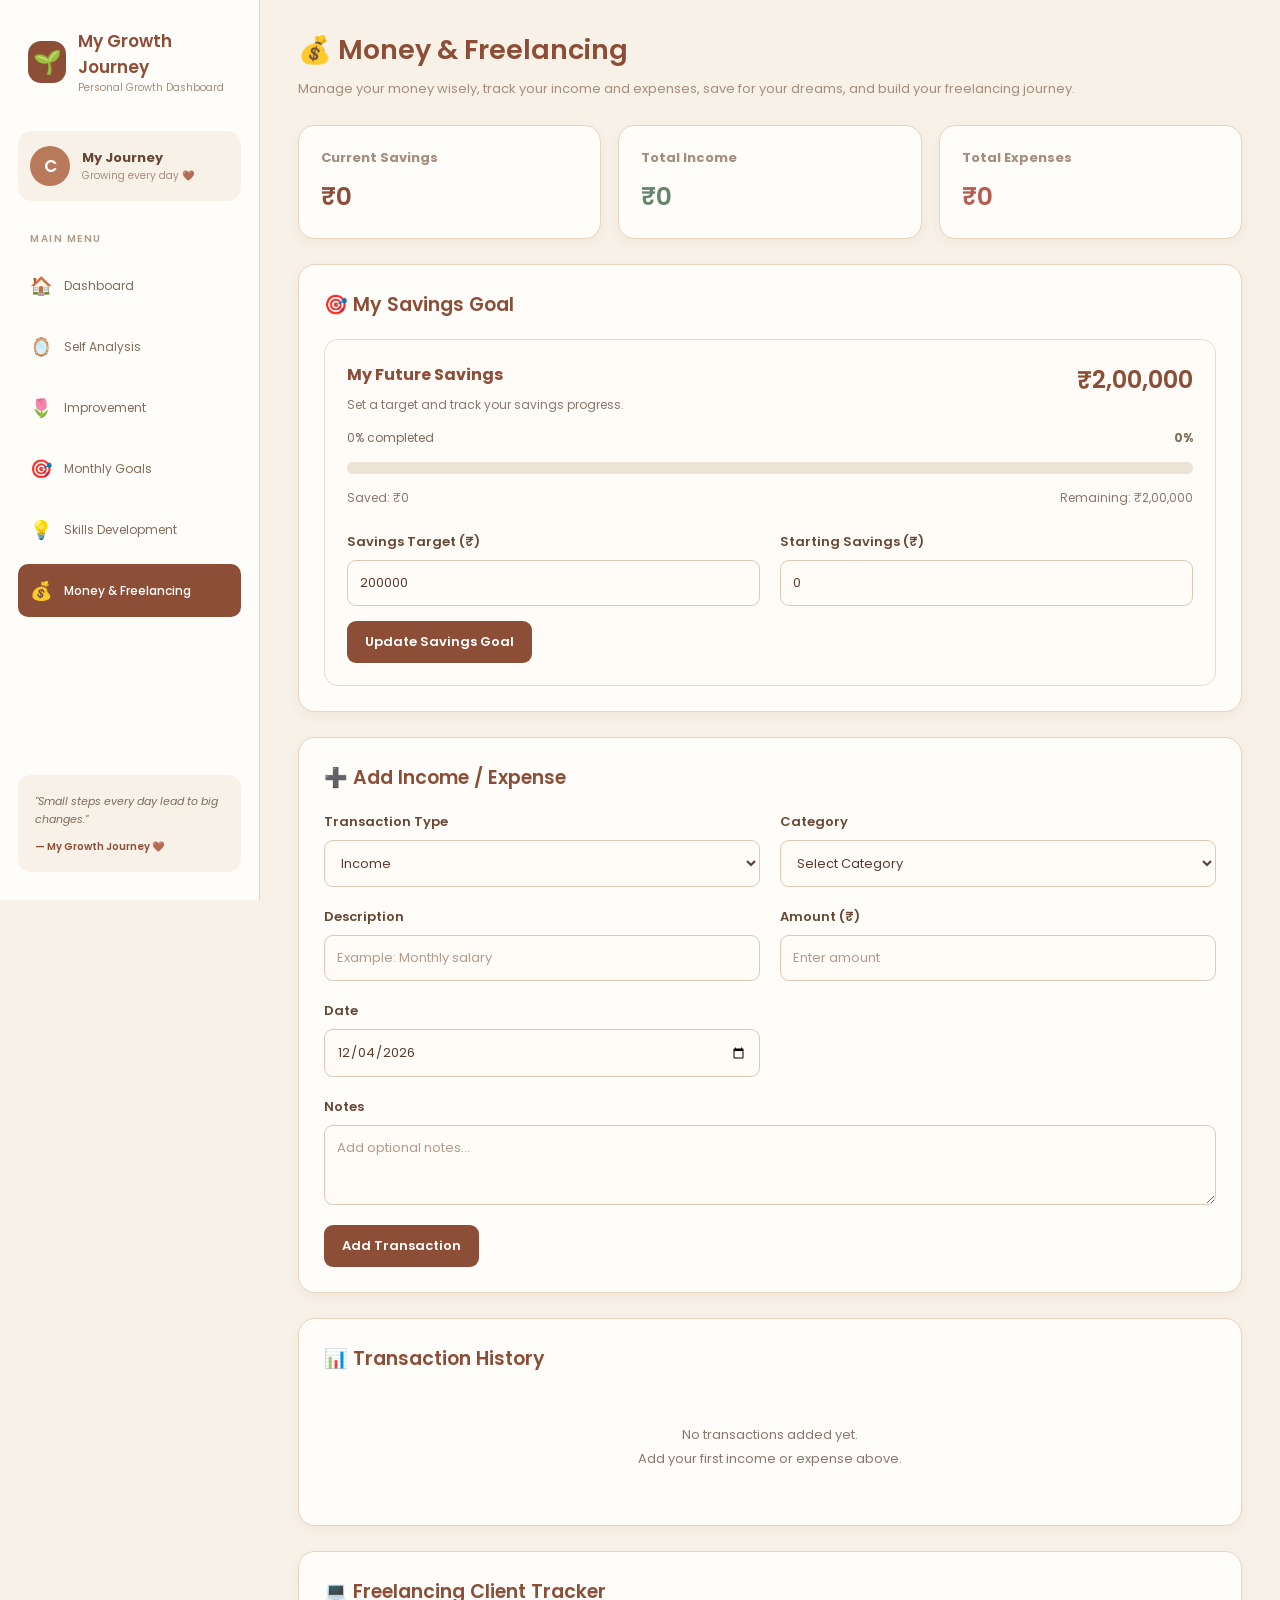
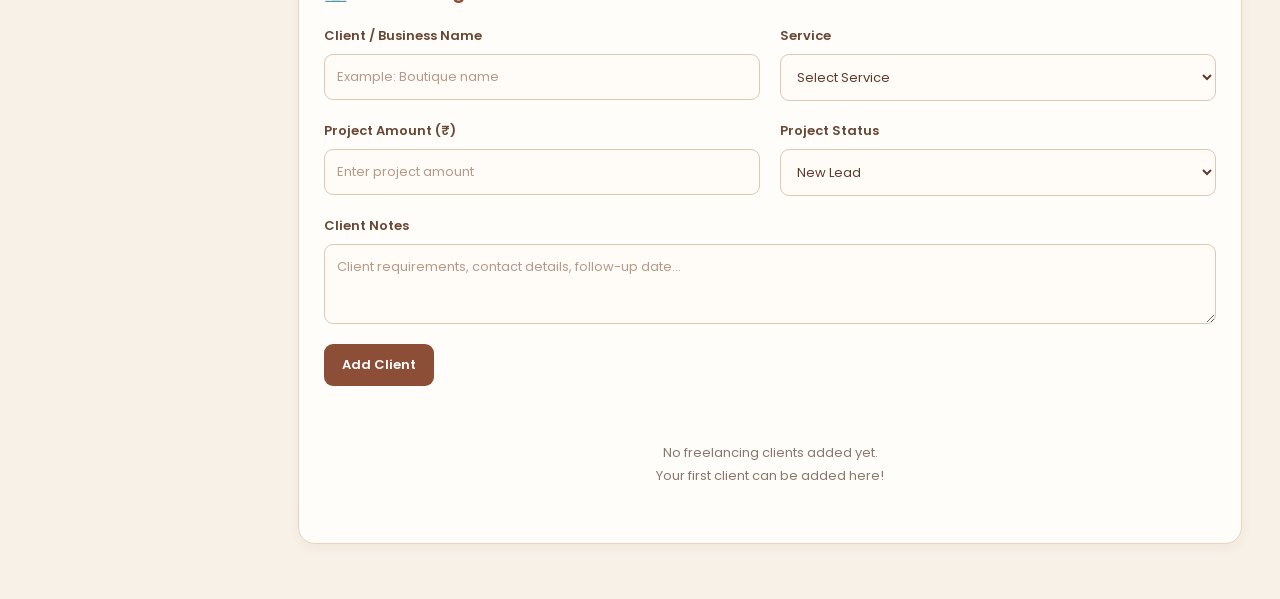
<file: money.html>
<!DOCTYPE html>
<html lang="en">
<head>
    <meta charset="UTF-8">
    <meta name="viewport" content="width=device-width, initial-scale=1.0">
    <title>Money & Freelancing | My Growth Journey</title>

    <link rel="stylesheet" href="style.css">

    <style>
        /* MONEY PAGE ONLY */

        .page-header {
            margin-bottom: 25px;
        }

        .page-header h1 {
            color: #8D4E38;
            font-size: 27px;
            font-weight: 600;
            margin-bottom: 8px;
        }

        .page-header p {
            color: #a58c7c;
            font-size: 13px;
            line-height: 1.7;
        }

        .summary {
            margin-bottom: 25px;
        }

        .summary-card {
            background: #fffdf9;
            border: 1px solid #E8D4BF;
            padding: 22px;
            border-radius: 16px;
            box-shadow: 0 4px 12px rgba(90, 50, 30, 0.05);
            min-width: 0;
        }

        .summary-card h3 {
            font-size: 13px;
            color: #a58c7c;
            margin-bottom: 10px;
        }

        .summary-card .number {
            font-size: 25px;
            font-weight: 600;
            color: #8D4E38;
            overflow-wrap: anywhere;
        }

        .income-number {
            color: #66856A !important;
        }

        .expense-number {
            color: #B85C50 !important;
        }

        .section {
            background: #fffdf9;
            border: 1px solid #E8D4BF;
            padding: 25px;
            border-radius: 17px;
            margin-bottom: 25px;
            box-shadow: 0 4px 12px rgba(90, 50, 30, 0.05);
        }

        .section h2 {
            color: #8D4E38;
            font-size: 19px;
            font-weight: 600;
            margin-bottom: 20px;
        }

        .form-group {
            display: flex;
            flex-direction: column;
            min-width: 0;
        }

        .form-group.full {
            grid-column: 1 / -1;
        }

        .main label {
            font-size: 13px;
            font-weight: 600;
            color: #684735;
            margin-bottom: 8px;
        }

        .main input,
        .main select,
        .main textarea {
            width: 100%;
            padding: 12px;
            border: 1px solid #DDC8B5;
            border-radius: 9px;
            font-size: 13px;
            outline: none;
            background: #FFFCF8;
            color: #5c3b2e;
        }

        .main input:focus,
        .main select:focus,
        .main textarea:focus {
            border-color: #B9795B;
        }

        .main textarea {
            resize: vertical;
            min-height: 80px;
        }

        .btn {
            border: none;
            border-radius: 9px;
            padding: 11px 18px;
            cursor: pointer;
            font-size: 13px;
            font-weight: 600;
            transition: 0.3s;
        }

        .btn-primary {
            background: #8D4E38;
            color: white;
        }

        .btn-primary:hover {
            background: #6F3828;
        }

        .btn-light {
            background: #E8D4BF;
            color: #8D4E38;
        }

        .form-actions {
            display: flex;
            gap: 10px;
            flex-wrap: wrap;
            margin-top: 20px;
        }

        /* SAVINGS GOAL */

        .savings-box {
            background: #FFFCF8;
            border: 1px solid #E8D9CA;
            border-radius: 14px;
            padding: 22px;
        }

        .savings-header {
            display: flex;
            justify-content: space-between;
            gap: 15px;
            flex-wrap: wrap;
            margin-bottom: 15px;
        }

        .savings-header h3 {
            color: #8D4E38;
            margin-bottom: 8px;
            font-size: 16px;
        }

        .savings-header p {
            color: #8A776B;
            font-size: 12px;
            line-height: 1.6;
        }

        .savings-amount {
            color: #8D4E38;
            font-size: 24px;
            font-weight: 600;
            overflow-wrap: anywhere;
        }

        .progress-info {
            display: flex;
            justify-content: space-between;
            gap: 10px;
            color: #806b5c;
            font-size: 12px;
            margin-bottom: 8px;
        }

        .progress-bar {
            width: 100%;
            height: 12px;
            background: #EDE2D6;
            border-radius: 20px;
            overflow: hidden;
            margin: 15px 0;
        }

        .progress-fill {
            height: 100%;
            width: 0%;
            background: #66856A;
            border-radius: 20px;
            transition: width 0.3s;
        }

        .savings-footer {
            display: flex;
            justify-content: space-between;
            gap: 10px;
            flex-wrap: wrap;
            color: #8A776B;
            font-size: 12px;
        }

        /* TRANSACTION AND CLIENT LIST */

        .transaction-list {
            display: flex;
            flex-direction: column;
            gap: 12px;
        }

        .transaction-card {
            display: flex;
            justify-content: space-between;
            align-items: center;
            gap: 15px;
            padding: 16px;
            border: 1px solid #E8D9CA;
            border-radius: 12px;
            background: #FFFCF8;
            min-width: 0;
        }

        .transaction-info {
            min-width: 0;
            overflow-wrap: anywhere;
        }

        .transaction-info h3 {
            color: #8D4E38;
            font-size: 15px;
            margin-bottom: 6px;
        }

        .transaction-info p {
            color: #8A776B;
            font-size: 12px;
            line-height: 1.6;
            overflow-wrap: anywhere;
        }

        .transaction-right {
            text-align: right;
            flex-shrink: 0;
        }

        .transaction-amount {
            font-size: 16px;
            font-weight: 600;
            margin-bottom: 8px;
            overflow-wrap: anywhere;
        }

        .income {
            color: #66856A;
        }

        .expense {
            color: #B85C50;
        }

        .card-actions {
            display: flex;
            gap: 6px;
            justify-content: flex-end;
            flex-wrap: wrap;
        }

        .btn-edit {
            background: #E8D4BF;
            color: #8D4E38;
            padding: 7px 10px;
        }

        .btn-delete {
            background: #F8E3DF;
            color: #B85C50;
            padding: 7px 10px;
        }

        .empty-state {
            text-align: center;
            padding: 30px 15px;
            color: #8A776B;
            line-height: 1.8;
            font-size: 13px;
        }

        /* FREELANCING CLIENT STATUS */

        .client-status {
            display: inline-block;
            padding: 5px 9px;
            border-radius: 20px;
            font-size: 11px;
            font-weight: 600;
            background: #E8D4BF;
            color: #8D4E38;
        }

        .client-status.completed {
            background: #E1EDE1;
            color: #66856A;
        }

        .client-status.pending {
            background: #F8E3DF;
            color: #B85C50;
        }

        @media (max-width: 768px) {
            .form-group.full {
                grid-column: auto;
            }

            .section {
                padding: 18px;
            }

            .transaction-card {
                align-items: flex-start;
                flex-direction: column;
            }

            .transaction-right {
                width: 100%;
                text-align: left;
            }

            .card-actions {
                justify-content: flex-start;
            }

            .savings-box {
                padding: 16px;
            }
        }
    </style>
</head>

<body>

<div class="layout">

    <!-- SIDEBAR -->
    <aside class="sidebar">

        <div class="logo">
            <div class="logo-icon">🌱</div>
            <div>
                <h2>My Growth Journey</h2>
                <p>Personal Growth Dashboard</p>
            </div>
        </div>

        <div class="profile">
            <div class="profile-avatar">C</div>
            <div>
                <h3>My Journey</h3>
                <p>Growing every day 🤎</p>
            </div>
        </div>

        <p class="nav-heading">MAIN MENU</p>

        <nav class="navigation">
            <a href="index.html" class="nav-link">
                <span>🏠</span> Dashboard
            </a>

            <a href="self-analysis.html" class="nav-link">
                <span>🪞</span> Self Analysis
            </a>

            <a href="improvement.html" class="nav-link">
                <span>🌷</span> Improvement
            </a>

            <a href="goals.html" class="nav-link">
                <span>🎯</span> Monthly Goals
            </a>

            <a href="skills.html" class="nav-link">
                <span>💡</span> Skills Development
            </a>

            <a href="money.html" class="nav-link active">
                <span>💰</span> Money & Freelancing
            </a>
        </nav>

        <div class="sidebar-bottom">
            <p>"Small steps every day lead to big changes."</p>
            <span>— My Growth Journey 🤎</span>
        </div>

    </aside>

    <!-- MAIN CONTENT -->
    <main class="main">

        <header class="page-header">
            <h1>💰 Money & Freelancing</h1>
            <p>
                Manage your money wisely, track your income and expenses,
                save for your dreams, and build your freelancing journey.
            </p>
        </header>

        <!-- SUMMARY CARDS -->
        <section class="summary">

            <div class="summary-card">
                <h3>Current Savings</h3>
                <div class="number" id="currentBalance">₹0</div>
            </div>

            <div class="summary-card">
                <h3>Total Income</h3>
                <div class="number income-number" id="totalIncome">₹0</div>
            </div>

            <div class="summary-card">
                <h3>Total Expenses</h3>
                <div class="number expense-number" id="totalExpenses">₹0</div>
            </div>

        </section>

        <!-- SAVINGS GOAL -->
        <section class="section">

            <h2>🎯 My Savings Goal</h2>

            <div class="savings-box">

                <div class="savings-header">
                    <div>
                        <h3>My Future Savings</h3>
                        <p>Set a target and track your savings progress.</p>
                    </div>

                    <div class="savings-amount" id="savingsGoalAmount">
                        ₹2,00,000
                    </div>
                </div>

                <div class="progress-info">
                    <span id="savingsProgressText">0% completed</span>
                    <strong id="savingsPercentage">0%</strong>
                </div>

                <div class="progress-bar">
                    <div class="progress-fill" id="savingsProgressBar"></div>
                </div>

                <div class="savings-footer">
                    <span id="savedAmountText">Saved: ₹0</span>
                    <span id="remainingAmountText">Remaining: ₹2,00,000</span>
                </div>

                <br>

                <div class="form-grid">

                    <div class="form-group">
                        <label for="savingsTarget">Savings Target (₹)</label>
                        <input
                            type="number"
                            id="savingsTarget"
                            min="1"
                            value="200000"
                        >
                    </div>

                    <div class="form-group">
                        <label for="startingSavings">Starting Savings (₹)</label>
                        <input
                            type="number"
                            id="startingSavings"
                            min="0"
                            value="0"
                        >
                    </div>

                </div>

                <button
                    type="button"
                    class="btn btn-primary"
                    id="saveGoalBtn"
                    style="margin-top:15px;"
                >
                    Update Savings Goal
                </button>

            </div>

        </section>

        <!-- ADD TRANSACTION -->
        <section class="section">

            <h2 id="transactionFormTitle">➕ Add Income / Expense</h2>

            <form id="transactionForm">

                <div class="form-grid">

                    <div class="form-group">
                        <label for="transactionType">Transaction Type</label>
                        <select id="transactionType" required>
                            <option value="income">Income</option>
                            <option value="expense">Expense</option>
                        </select>
                    </div>

                    <div class="form-group">
                        <label for="transactionCategory">Category</label>
                        <select id="transactionCategory" required>
                            <option value="">Select Category</option>
                            <option value="Salary">Salary</option>
                            <option value="Freelancing">Freelancing</option>
                            <option value="Scholarship">Scholarship</option>
                            <option value="Savings">Savings</option>
                            <option value="Travel">Travel</option>
                            <option value="Food">Food</option>
                            <option value="Education">Education</option>
                            <option value="Shopping">Shopping</option>
                            <option value="Bills">Bills</option>
                            <option value="Other">Other</option>
                        </select>
                    </div>

                    <div class="form-group">
                        <label for="transactionTitle">Description</label>
                        <input
                            type="text"
                            id="transactionTitle"
                            placeholder="Example: Monthly salary"
                            required
                        >
                    </div>

                    <div class="form-group">
                        <label for="transactionAmount">Amount (₹)</label>
                        <input
                            type="number"
                            id="transactionAmount"
                            min="0.01"
                            step="0.01"
                            placeholder="Enter amount"
                            required
                        >
                    </div>

                    <div class="form-group">
                        <label for="transactionDate">Date</label>
                        <input type="date" id="transactionDate" required>
                    </div>

                    <div class="form-group full">
                        <label for="transactionNotes">Notes</label>
                        <textarea
                            id="transactionNotes"
                            placeholder="Add optional notes..."
                        ></textarea>
                    </div>

                </div>

                <div class="form-actions">

                    <button
                        type="submit"
                        class="btn btn-primary"
                        id="transactionSubmitBtn"
                    >
                        Add Transaction
                    </button>

                    <button
                        type="button"
                        class="btn btn-light"
                        id="transactionCancelBtn"
                        style="display:none;"
                    >
                        Cancel Edit
                    </button>

                </div>

            </form>

        </section>

        <!-- TRANSACTION HISTORY -->
        <section class="section">

            <h2>📊 Transaction History</h2>

            <div class="transaction-list" id="transactionList">
                <div class="empty-state">
                    No transactions added yet.<br>
                    Add your first income or expense above.
                </div>
            </div>

        </section>

        <!-- FREELANCING CLIENT TRACKER -->
        <section class="section">

            <h2 id="clientFormTitle">💻 Freelancing Client Tracker</h2>

            <form id="clientForm">

                <div class="form-grid">

                    <div class="form-group">
                        <label for="clientName">Client / Business Name</label>
                        <input
                            type="text"
                            id="clientName"
                            placeholder="Example: Boutique name"
                            required
                        >
                    </div>

                    <div class="form-group">
                        <label for="clientService">Service</label>
                        <select id="clientService" required>
                            <option value="">Select Service</option>
                            <option value="Website Design">Website Design</option>
                            <option value="Canva Design">Canva Design</option>
                            <option value="Website + Canva">Website + Canva</option>
                            <option value="Content Writing">Content Writing</option>
                            <option value="Other">Other</option>
                        </select>
                    </div>

                    <div class="form-group">
                        <label for="clientAmount">Project Amount (₹)</label>
                        <input
                            type="number"
                            id="clientAmount"
                            min="0"
                            step="0.01"
                            placeholder="Enter project amount"
                            required
                        >
                    </div>

                    <div class="form-group">
                        <label for="clientStatus">Project Status</label>
                        <select id="clientStatus" required>
                            <option value="Lead">New Lead</option>
                            <option value="Contacted">Contacted</option>
                            <option value="In Progress">In Progress</option>
                            <option value="Completed">Completed</option>
                            <option value="Payment Pending">Payment Pending</option>
                            <option value="Paid">Paid</option>
                        </select>
                    </div>

                    <div class="form-group full">
                        <label for="clientNotes">Client Notes</label>
                        <textarea
                            id="clientNotes"
                            placeholder="Client requirements, contact details, follow-up date..."
                        ></textarea>
                    </div>

                </div>

                <div class="form-actions">

                    <button
                        type="submit"
                        class="btn btn-primary"
                        id="clientSubmitBtn"
                    >
                        Add Client
                    </button>

                    <button
                        type="button"
                        class="btn btn-light"
                        id="clientCancelBtn"
                        style="display:none;"
                    >
                        Cancel Edit
                    </button>

                </div>

            </form>

            <br>

            <div class="transaction-list" id="clientList">
                <div class="empty-state">
                    No freelancing clients added yet.<br>
                    Your first client can be added here!
                </div>
            </div>

        </section>

    </main>
</div>

<script>
    // ---------------------------------------
    // STORAGE
    // ---------------------------------------

    let transactions =
        JSON.parse(localStorage.getItem("moneyTransactions")) || [];

    let clients =
        JSON.parse(localStorage.getItem("freelanceClients")) || [];

    let savingsGoal =
        JSON.parse(localStorage.getItem("moneySavingsGoal")) || {
            target: 200000,
            starting: 0
        };

    let editingTransactionId = null;
    let editingClientId = null;

    // ---------------------------------------
    // ELEMENTS
    // ---------------------------------------

    const transactionForm = document.getElementById("transactionForm");
    const transactionType = document.getElementById("transactionType");
    const transactionCategory = document.getElementById("transactionCategory");
    const transactionTitle = document.getElementById("transactionTitle");
    const transactionAmount = document.getElementById("transactionAmount");
    const transactionDate = document.getElementById("transactionDate");
    const transactionNotes = document.getElementById("transactionNotes");

    const transactionList = document.getElementById("transactionList");
    const transactionSubmitBtn = document.getElementById("transactionSubmitBtn");
    const transactionCancelBtn = document.getElementById("transactionCancelBtn");

    const clientForm = document.getElementById("clientForm");
    const clientName = document.getElementById("clientName");
    const clientService = document.getElementById("clientService");
    const clientAmount = document.getElementById("clientAmount");
    const clientStatus = document.getElementById("clientStatus");
    const clientNotes = document.getElementById("clientNotes");

    const clientList = document.getElementById("clientList");
    const clientSubmitBtn = document.getElementById("clientSubmitBtn");
    const clientCancelBtn = document.getElementById("clientCancelBtn");

    // ---------------------------------------
    // HELPER FUNCTIONS
    // ---------------------------------------

    function formatMoney(amount) {
        return "₹" + Number(amount).toLocaleString("en-IN", {
            maximumFractionDigits: 2
        });
    }

    function escapeHTML(value) {
        return String(value).replace(/[&<>"']/g, function (character) {
            const entities = {
                "&": "&amp;",
                "<": "&lt;",
                ">": "&gt;",
                '"': "&quot;",
                "'": "&#039;"
            };

            return entities[character];
        });
    }

    function saveTransactions() {
        localStorage.setItem(
            "moneyTransactions",
            JSON.stringify(transactions)
        );
    }

    function saveClients() {
        localStorage.setItem(
            "freelanceClients",
            JSON.stringify(clients)
        );
    }

    function saveSavingsGoal() {
        localStorage.setItem(
            "moneySavingsGoal",
            JSON.stringify(savingsGoal)
        );
    }

    // ---------------------------------------
    // SAVINGS GOAL
    // ---------------------------------------

    function updateSavingsDisplay() {

        const totalIncome = transactions
            .filter(item => item.type === "income")
            .reduce((sum, item) => sum + Number(item.amount), 0);

        const totalExpenses = transactions
            .filter(item => item.type === "expense")
            .reduce((sum, item) => sum + Number(item.amount), 0);

        const currentBalance =
            Number(savingsGoal.starting) +
            totalIncome -
            totalExpenses;

        const target = Number(savingsGoal.target);

        const progress = target > 0
            ? Math.min(Math.max((currentBalance / target) * 100, 0), 100)
            : 0;

        const remaining = Math.max(target - currentBalance, 0);

        document.getElementById("currentBalance").textContent =
            formatMoney(currentBalance);

        document.getElementById("totalIncome").textContent =
            formatMoney(totalIncome);

        document.getElementById("totalExpenses").textContent =
            formatMoney(totalExpenses);

        document.getElementById("savingsGoalAmount").textContent =
            formatMoney(target);

        document.getElementById("savingsProgressText").textContent =
            Math.round(progress) + "% completed";

        document.getElementById("savingsPercentage").textContent =
            Math.round(progress) + "%";

        document.getElementById("savingsProgressBar").style.width =
            progress + "%";

        document.getElementById("savedAmountText").textContent =
            "Saved: " + formatMoney(currentBalance);

        document.getElementById("remainingAmountText").textContent =
            "Remaining: " + formatMoney(remaining);
    }

    // Load saved savings goal
    document.getElementById("savingsTarget").value = savingsGoal.target;
    document.getElementById("startingSavings").value = savingsGoal.starting;

    document.getElementById("saveGoalBtn").addEventListener("click", function () {

        const target = Number(
            document.getElementById("savingsTarget").value
        );

        const starting = Number(
            document.getElementById("startingSavings").value
        );

        if (!Number.isFinite(target) || !Number.isFinite(starting) ||
            target <= 0 || starting < 0) {
            alert("Please enter valid savings amounts.");
            return;
        }

        savingsGoal = {
            target: target,
            starting: starting
        };

        saveSavingsGoal();
        updateSavingsDisplay();

        alert("Savings goal updated!");
    });

    // ---------------------------------------
    // TRANSACTIONS
    // ---------------------------------------

    function getTodayDate() {
        const today = new Date();
        const year = today.getFullYear();
        const month = String(today.getMonth() + 1).padStart(2, "0");
        const day = String(today.getDate()).padStart(2, "0");

        return `${year}-${month}-${day}`;
    }

    transactionDate.value = getTodayDate();

    transactionForm.addEventListener("submit", function (event) {

        event.preventDefault();

        const amount = Number(transactionAmount.value);

        if (!Number.isFinite(amount) || amount <= 0) {
            alert("Please enter an amount greater than zero.");
            return;
        }

        const transactionData = {
            id: editingTransactionId || Date.now(),
            type: transactionType.value,
            category: transactionCategory.value,
            title: transactionTitle.value.trim(),
            amount: amount,
            date: transactionDate.value,
            notes: transactionNotes.value.trim()
        };

        if (editingTransactionId) {
            transactions = transactions.map(item =>
                item.id === editingTransactionId
                    ? transactionData
                    : item
            );
        } else {
            transactions.push(transactionData);
        }

        saveTransactions();
        displayTransactions();
        resetTransactionForm();
    });

    function displayTransactions() {

        transactionList.innerHTML = "";

        if (transactions.length === 0) {
            transactionList.innerHTML = `
                <div class="empty-state">
                    No transactions added yet.<br>
                    Add your first income or expense above.
                </div>
            `;

            updateSavingsDisplay();
            return;
        }

        const sortedTransactions = [...transactions].sort((a, b) =>
            new Date(b.date) - new Date(a.date)
        );

        sortedTransactions.forEach(item => {

            const card = document.createElement("div");
            card.className = "transaction-card";

            const safeTitle = escapeHTML(item.title);
            const safeCategory = escapeHTML(item.category);
            const safeDate = escapeHTML(item.date);
            const safeNotes = escapeHTML(item.notes || "");

            const sign = item.type === "income" ? "+" : "-";
            const amountClass = item.type === "income"
                ? "income"
                : "expense";

            card.innerHTML = `
                <div class="transaction-info">
                    <h3>${safeTitle}</h3>
                    <p>${safeCategory} • ${safeDate}</p>
                    ${safeNotes ? `<p>${safeNotes}</p>` : ""}
                </div>

                <div class="transaction-right">
                    <div class="transaction-amount ${amountClass}">
                        ${sign}${formatMoney(item.amount)}
                    </div>

                    <div class="card-actions">
                        <button
                            class="btn btn-edit"
                            onclick="editTransaction(${item.id})"
                        >
                            Edit
                        </button>

                        <button
                            class="btn btn-delete"
                            onclick="deleteTransaction(${item.id})"
                        >
                            Delete
                        </button>
                    </div>
                </div>
            `;

            transactionList.appendChild(card);
        });

        updateSavingsDisplay();
    }

    function editTransaction(id) {

        const item = transactions.find(transaction =>
            transaction.id === id
        );

        if (!item) return;

        editingTransactionId = id;

        transactionType.value = item.type;
        transactionCategory.value = item.category;
        transactionTitle.value = item.title;
        transactionAmount.value = item.amount;
        transactionDate.value = item.date;
        transactionNotes.value = item.notes || "";

        document.getElementById("transactionFormTitle").textContent =
            "✏️ Edit Transaction";

        transactionSubmitBtn.textContent = "Update Transaction";
        transactionCancelBtn.style.display = "inline-block";

        transactionForm.scrollIntoView({ behavior: "smooth" });
    }

    function deleteTransaction(id) {

        if (!confirm("Are you sure you want to delete this transaction?")) {
            return;
        }

        transactions = transactions.filter(item => item.id !== id);

        saveTransactions();
        displayTransactions();

        if (editingTransactionId === id) {
            resetTransactionForm();
        }
    }

    function resetTransactionForm() {

        transactionForm.reset();
        editingTransactionId = null;
        transactionDate.value = getTodayDate();

        document.getElementById("transactionFormTitle").textContent =
            "➕ Add Income / Expense";

        transactionSubmitBtn.textContent = "Add Transaction";
        transactionCancelBtn.style.display = "none";
    }

    transactionCancelBtn.addEventListener("click", resetTransactionForm);

    // ---------------------------------------
    // FREELANCING CLIENTS
    // ---------------------------------------

    clientForm.addEventListener("submit", function (event) {

        event.preventDefault();

        const amount = Number(clientAmount.value);

        if (!Number.isFinite(amount) || amount < 0) {
            alert("Please enter a valid project amount.");
            return;
        }

        const clientData = {
            id: editingClientId || Date.now(),
            name: clientName.value.trim(),
            service: clientService.value,
            amount: amount,
            status: clientStatus.value,
            notes: clientNotes.value.trim()
        };

        if (editingClientId) {
            clients = clients.map(client =>
                client.id === editingClientId
                    ? clientData
                    : client
            );
        } else {
            clients.push(clientData);
        }

        saveClients();
        displayClients();
        resetClientForm();
    });

    function displayClients() {

        clientList.innerHTML = "";

        if (clients.length === 0) {
            clientList.innerHTML = `
                <div class="empty-state">
                    No freelancing clients added yet.<br>
                    Your first client can be added here!
                </div>
            `;

            return;
        }

        clients.forEach(client => {

            const card = document.createElement("div");
            card.className = "transaction-card";

            const safeName = escapeHTML(client.name);
            const safeService = escapeHTML(client.service);
            const safeStatus = escapeHTML(client.status);
            const safeNotes = escapeHTML(client.notes || "");

            const statusClass =
                client.status === "Completed" ||
                client.status === "Paid"
                    ? "completed"
                    : client.status === "Payment Pending"
                        ? "pending"
                        : "";

            card.innerHTML = `
                <div class="transaction-info">
                    <h3>${safeName}</h3>
                    <p>${safeService}</p>
                    ${safeNotes ? `<p>${safeNotes}</p>` : ""}
                    <br>
                    <span class="client-status ${statusClass}">
                        ${safeStatus}
                    </span>
                </div>

                <div class="transaction-right">
                    <div class="transaction-amount">
                        ${formatMoney(client.amount)}
                    </div>

                    <div class="card-actions">
                        <button
                            class="btn btn-edit"
                            onclick="editClient(${client.id})"
                        >
                            Edit
                        </button>

                        <button
                            class="btn btn-delete"
                            onclick="deleteClient(${client.id})"
                        >
                            Delete
                        </button>
                    </div>
                </div>
            `;

            clientList.appendChild(card);
        });
    }

    function editClient(id) {

        const client = clients.find(item => item.id === id);
        if (!client) return;

        editingClientId = id;

        clientName.value = client.name;
        clientService.value = client.service;
        clientAmount.value = client.amount;
        clientStatus.value = client.status;
        clientNotes.value = client.notes || "";

        document.getElementById("clientFormTitle").textContent =
            "✏️ Edit Freelancing Client";

        clientSubmitBtn.textContent = "Update Client";
        clientCancelBtn.style.display = "inline-block";

        clientForm.scrollIntoView({ behavior: "smooth" });
    }

    function deleteClient(id) {

        if (!confirm("Are you sure you want to delete this client?")) {
            return;
        }

        clients = clients.filter(client => client.id !== id);

        saveClients();
        displayClients();

        if (editingClientId === id) {
            resetClientForm();
        }
    }

    function resetClientForm() {

        clientForm.reset();
        editingClientId = null;

        document.getElementById("clientFormTitle").textContent =
            "💻 Freelancing Client Tracker";

        clientSubmitBtn.textContent = "Add Client";
        clientCancelBtn.style.display = "none";
    }

    clientCancelBtn.addEventListener("click", resetClientForm);

    // ---------------------------------------
    // INITIAL DISPLAY
    // ---------------------------------------

    displayTransactions();
    displayClients();
    updateSavingsDisplay();

</script>

</body>
</html>
</file>
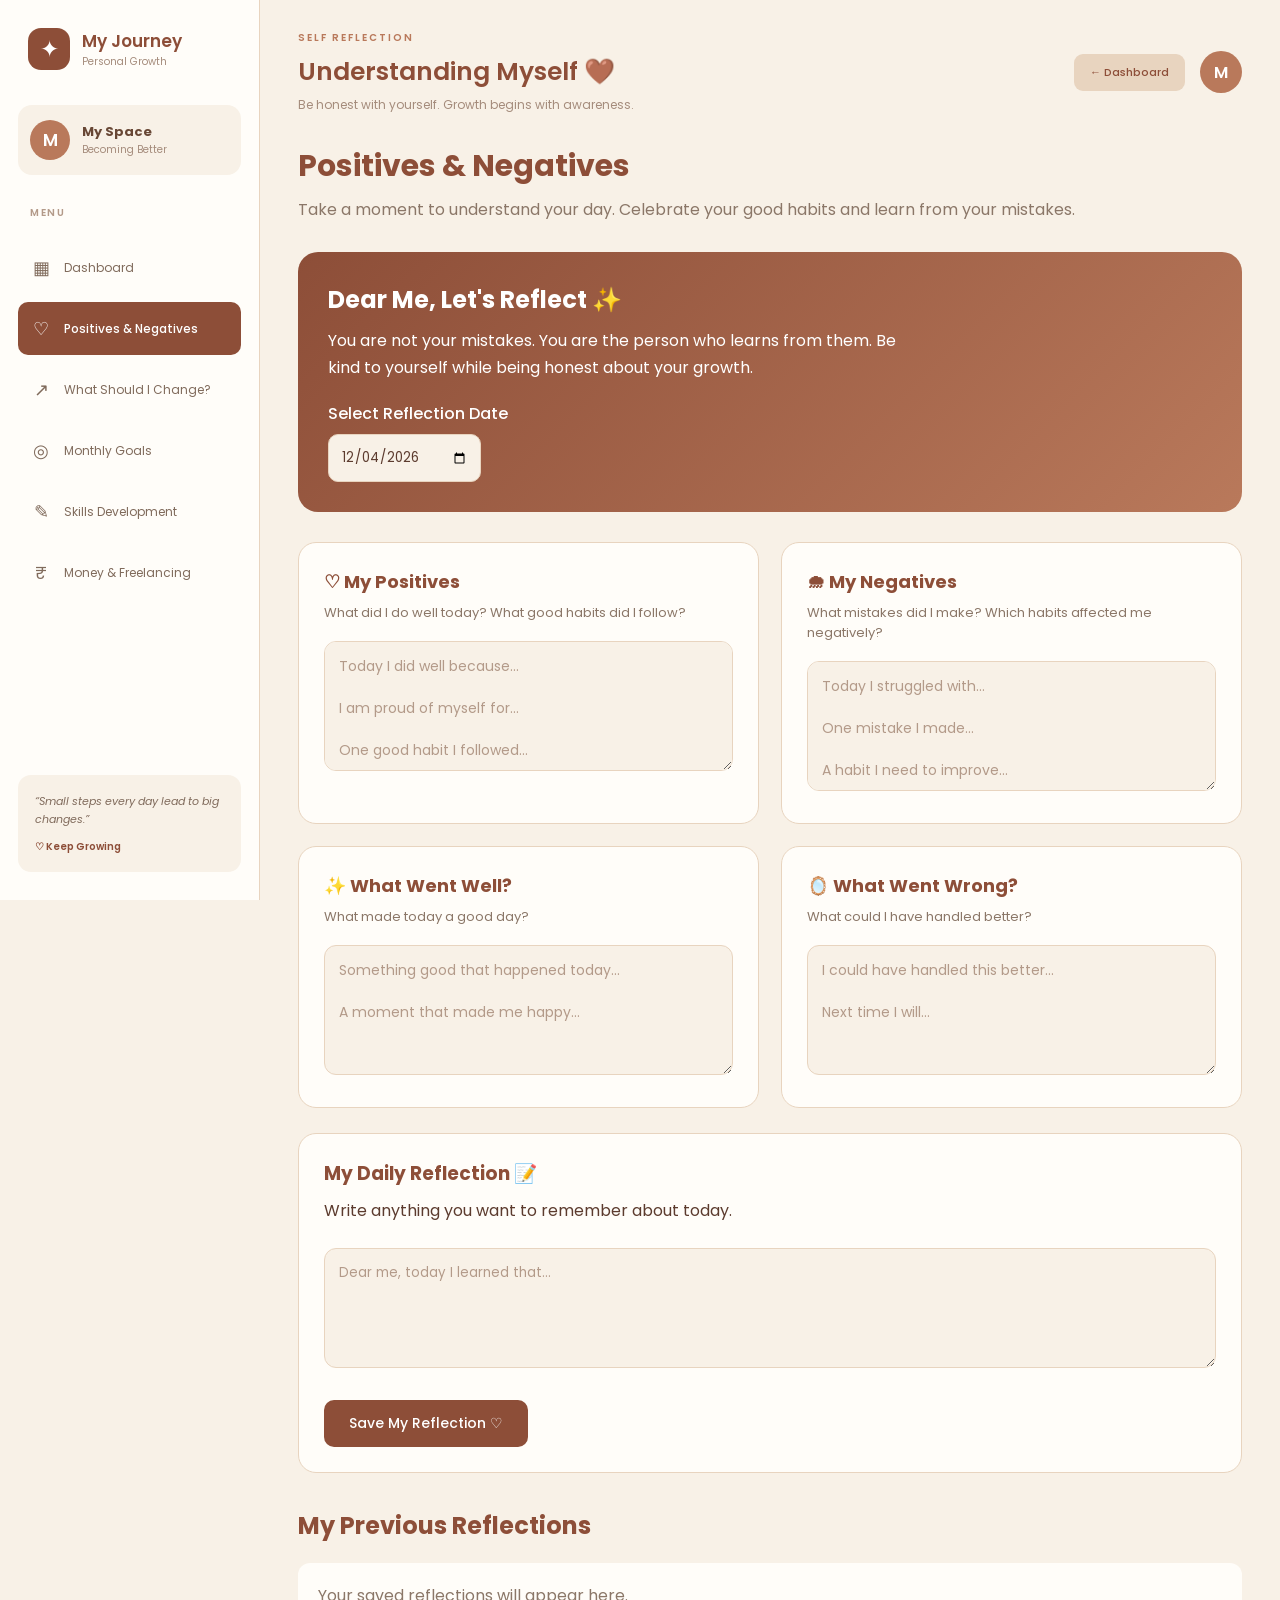
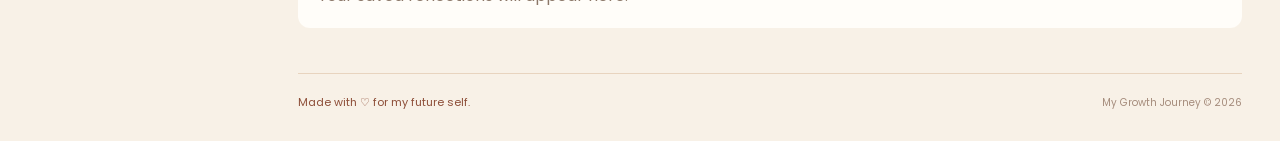
<file: self-analysis.html>
<!DOCTYPE html>
<html lang="en">

<head>
    <meta charset="UTF-8">
    <meta name="viewport" content="width=device-width, initial-scale=1.0">

    <title>Self Analysis | My Growth Journey</title>

    <link href="https://fonts.googleapis.com/css2?family=Poppins:wght@300;400;500;600;700&display=swap"
          rel="stylesheet">

    <link rel="stylesheet" href="style.css">

    <style>
        /* SELF ANALYSIS PAGE */

        .analysis-header {
            margin-bottom: 30px;
        }

        .analysis-header h1 {
            color: #8D4E38;
            font-size: 30px;
            margin-bottom: 8px;
        }

        .analysis-header p {
            color: #8b7768;
        }

        .reflection-banner {
            background: linear-gradient(135deg, #8D4E38, #B9795B);
            color: white;
            padding: 30px;
            border-radius: 20px;
            margin-bottom: 30px;
        }

        .reflection-banner h2 {
            font-size: 24px;
            margin-bottom: 10px;
        }

        .reflection-banner p {
            line-height: 1.7;
            max-width: 600px;
        }

        .analysis-date {
            margin-top: 20px;
        }

        .analysis-date label {
            display: block;
            margin-bottom: 8px;
            font-weight: 500;
        }

        .analysis-date input {
            padding: 12px;
            border: 1px solid #E8D4BF;
            border-radius: 10px;
            background: #F8F1E7;
            color: #5c3b2e;
            font-family: inherit;
        }

        .analysis-grid {
            display: grid;
            grid-template-columns: repeat(2, 1fr);
            gap: 22px;
            margin-bottom: 25px;
        }

        .analysis-card {
            background: #fffdf9;
            padding: 25px;
            border: 1px solid #E8D4BF;
            border-radius: 18px;
        }

        .analysis-card h3 {
            color: #8D4E38;
            margin-bottom: 8px;
            font-size: 18px;
        }

        .analysis-card p {
            color: #8b7768;
            font-size: 13px;
            margin-bottom: 18px;
        }

        .analysis-card textarea {
            width: 100%;
            min-height: 130px;
            padding: 14px;
            border: 1px solid #E8D4BF;
            border-radius: 12px;
            background: #F8F1E7;
            color: #5c3b2e;
            font-family: inherit;
            font-size: 14px;
            resize: vertical;
            outline: none;
        }

        .analysis-card textarea:focus {
            border-color: #8D4E38;
        }

        .reflection-section {
            background: #fffdf9;
            padding: 25px;
            border: 1px solid #E8D4BF;
            border-radius: 18px;
            margin-bottom: 25px;
        }

        .reflection-section h3 {
            color: #8D4E38;
            margin-bottom: 10px;
        }

        .reflection-section textarea {
            width: 100%;
            min-height: 120px;
            padding: 14px;
            border: 1px solid #E8D4BF;
            border-radius: 12px;
            background: #F8F1E7;
            font-family: inherit;
            resize: vertical;
            outline: none;
        }

        .save-reflection {
            background: #8D4E38;
            color: white;
            border: none;
            padding: 13px 25px;
            border-radius: 10px;
            font-family: inherit;
            font-size: 14px;
            font-weight: 500;
            cursor: pointer;
            transition: 0.3s;
        }

        .save-reflection:hover {
            background: #6e3928;
            transform: translateY(-2px);
        }

        .saved-section {
            margin-top: 35px;
        }

        .saved-section h2 {
            color: #8D4E38;
            margin-bottom: 20px;
        }

        .saved-entry {
            background: #fffdf9;
            border: 1px solid #E8D4BF;
            border-radius: 15px;
            padding: 20px;
            margin-bottom: 15px;
        }

        .saved-entry h3 {
            color: #8D4E38;
            margin-bottom: 10px;
        }

        .saved-entry p {
            color: #6e5a4b;
            line-height: 1.7;
            white-space: pre-wrap;
            margin-bottom: 10px;
        }

        .delete-entry {
            background: #f3e2d8;
            color: #8D4E38;
            border: none;
            padding: 8px 14px;
            border-radius: 8px;
            cursor: pointer;
            font-family: inherit;
        }

        .empty-message {
            color: #8b7768;
            background: #fffdf9;
            padding: 20px;
            border-radius: 12px;
        }

        @media (max-width: 768px) {
            .analysis-grid {
                grid-template-columns: 1fr;
            }

            .analysis-header h1 {
                font-size: 24px;
            }

            .reflection-banner {
                padding: 22px;
            }
        }
    </style>

</head>

<body>

<div class="app-container">

    <!-- SIDEBAR -->

    <aside class="sidebar">

        <div class="logo">
            <div class="logo-icon">✦</div>

            <div>
                <h2>My Journey</h2>
                <p>Personal Growth</p>
            </div>
        </div>

        <div class="profile">

            <div class="profile-avatar">M</div>

            <div>
                <h3>My Space</h3>
                <p>Becoming Better</p>
            </div>

        </div>

        <nav class="navigation">

            <p class="nav-heading">MENU</p>

            <a href="index.html" class="nav-link">
                <span>▦</span> Dashboard
            </a>

            <a href="self-analysis.html" class="nav-link active">
                <span>♡</span> Positives & Negatives
            </a>

            <a href="improvement.html" class="nav-link">
                <span>↗</span> What Should I Change?
            </a>

            <a href="goals.html" class="nav-link">
                <span>◎</span> Monthly Goals
            </a>

            <a href="skills.html" class="nav-link">
                <span>✎</span> Skills Development
            </a>

            <a href="money.html" class="nav-link">
                <span>₹</span> Money & Freelancing
            </a>

        </nav>

        <div class="sidebar-bottom">

            <p>
                “Small steps every day
                lead to big changes.”
            </p>

            <span>♡ Keep Growing</span>

        </div>

    </aside>


    <!-- MAIN CONTENT -->

    <main class="main-content">

        <!-- HEADER -->

        <header class="top-header">

            <div>
                <p class="date-label">SELF REFLECTION</p>

                <h1>Understanding Myself 🤎</h1>

                <p class="header-subtitle">
                    Be honest with yourself. Growth begins with awareness.
                </p>
            </div>

            <div class="header-actions">

                <a href="index.html" class="welcome-button">
                    ← Dashboard
                </a>

                <div class="header-avatar">M</div>

            </div>

        </header>


        <!-- PAGE INTRODUCTION -->

        <section class="analysis-header">

            <h1>Positives & Negatives</h1>

            <p>
                Take a moment to understand your day.
                Celebrate your good habits and learn from your mistakes.
            </p>

        </section>


        <!-- REFLECTION BANNER -->

        <section class="reflection-banner">

            <h2>Dear Me, Let's Reflect ✨</h2>

            <p>
                You are not your mistakes.
                You are the person who learns from them.
                Be kind to yourself while being honest about your growth.
            </p>

            <div class="analysis-date">

                <label for="reflectionDate">
                    Select Reflection Date
                </label>

                <input type="date" id="reflectionDate">

            </div>

        </section>


        <!-- POSITIVES AND NEGATIVES -->

        <section class="analysis-grid">

            <!-- POSITIVES -->

            <div class="analysis-card">

                <h3>♡ My Positives</h3>

                <p>
                    What did I do well today?
                    What good habits did I follow?
                </p>

                <textarea
                    id="positives"
                    placeholder="Today I did well because...&#10;&#10;I am proud of myself for...&#10;&#10;One good habit I followed..."
                ></textarea>

            </div>


            <!-- NEGATIVES -->

            <div class="analysis-card">

                <h3>🌧 My Negatives</h3>

                <p>
                    What mistakes did I make?
                    Which habits affected me negatively?
                </p>

                <textarea
                    id="negatives"
                    placeholder="Today I struggled with...&#10;&#10;One mistake I made...&#10;&#10;A habit I need to improve..."
                ></textarea>

            </div>


            <!-- WHAT WENT WELL -->

            <div class="analysis-card">

                <h3>✨ What Went Well?</h3>

                <p>
                    What made today a good day?
                </p>

                <textarea
                    id="wentWell"
                    placeholder="Something good that happened today...&#10;&#10;A moment that made me happy..."
                ></textarea>

            </div>


            <!-- WHAT WENT WRONG -->

            <div class="analysis-card">

                <h3>🪞 What Went Wrong?</h3>

                <p>
                    What could I have handled better?
                </p>

                <textarea
                    id="wentWrong"
                    placeholder="I could have handled this better...&#10;&#10;Next time I will..."
                ></textarea>

            </div>

        </section>


        <!-- DAILY REFLECTION -->

        <section class="reflection-section">

            <h3>My Daily Reflection 📝</h3>

            <p>
                Write anything you want to remember about today.
            </p>

            <br>

            <textarea
                id="dailyReflection"
                placeholder="Dear me, today I learned that..."
            ></textarea>

            <br><br>

            <button
                type="button"
                class="save-reflection"
                onclick="saveReflection()"
            >
                Save My Reflection ♡
            </button>

            <p id="saveMessage"></p>

        </section>


        <!-- SAVED REFLECTIONS -->

        <section class="saved-section">

            <h2>My Previous Reflections</h2>

            <div id="savedReflections">

                <p class="empty-message">
                    Your saved reflections will appear here.
                </p>

            </div>

        </section>


        <!-- FOOTER -->

        <footer class="footer">

            <p>Made with ♡ for my future self.</p>

            <span>My Growth Journey © 2026</span>

        </footer>

    </main>

</div>


<!-- JAVASCRIPT -->

<script>

    // Set today's date automatically

    const dateInput = document.getElementById("reflectionDate");

    const today = new Date();

    const localDate =
        today.getFullYear() + "-" +
        String(today.getMonth() + 1).padStart(2, "0") + "-" +
        String(today.getDate()).padStart(2, "0");

    dateInput.value = localDate;


    // Load saved reflections

    function getReflections() {

        return JSON.parse(
            localStorage.getItem("myReflections") || "[]"
        );

    }


    // Save reflection

    function saveReflection() {

        const date = dateInput.value;

        const positives =
            document.getElementById("positives").value.trim();

        const negatives =
            document.getElementById("negatives").value.trim();

        const wentWell =
            document.getElementById("wentWell").value.trim();

        const wentWrong =
            document.getElementById("wentWrong").value.trim();

        const dailyReflection =
            document.getElementById("dailyReflection").value.trim();


        if (!date) {

            alert("Please select a date.");

            return;

        }


        if (
            !positives &&
            !negatives &&
            !wentWell &&
            !wentWrong &&
            !dailyReflection
        ) {

            alert("Please write something before saving.");

            return;

        }


        let reflections = getReflections();


        // Update existing date or create a new entry

        const existingIndex = reflections.findIndex(
            entry => entry.date === date
        );


        const newEntry = {

            date: date,

            positives: positives,

            negatives: negatives,

            wentWell: wentWell,

            wentWrong: wentWrong,

            dailyReflection: dailyReflection

        };


        if (existingIndex !== -1) {

            reflections[existingIndex] = newEntry;

        } else {

            reflections.push(newEntry);

        }


        localStorage.setItem(
            "myReflections",
            JSON.stringify(reflections)
        );


        document.getElementById("saveMessage").textContent =
            "Your reflection has been saved successfully! ♡";


        displayReflections();

    }


    // Display saved reflections

    function displayReflections() {

        const container =
            document.getElementById("savedReflections");

        const reflections = getReflections();


        if (reflections.length === 0) {

            container.innerHTML = `
                <p class="empty-message">
                    Your saved reflections will appear here.
                </p>
            `;

            return;

        }


        reflections.sort(
            (a, b) => b.date.localeCompare(a.date)
        );


        container.innerHTML = "";


        reflections.forEach((entry, index) => {

            const card = document.createElement("div");

            card.className = "saved-entry";


            const title = document.createElement("h3");

            title.textContent = "Reflection — " + entry.date;

            card.appendChild(title);


            const sections = [

                ["♡ My Positives", entry.positives],

                ["🌧 My Negatives", entry.negatives],

                ["✨ What Went Well", entry.wentWell],

                ["🪞 What Went Wrong", entry.wentWrong],

                ["📝 Daily Reflection", entry.dailyReflection]

            ];


            sections.forEach(([heading, content]) => {

                if (content) {

                    const sectionTitle =
                        document.createElement("strong");

                    sectionTitle.textContent = heading;

                    const paragraph =
                        document.createElement("p");

                    paragraph.textContent = content;

                    card.appendChild(sectionTitle);

                    card.appendChild(paragraph);

                }

            });


            const editButton =
                document.createElement("button");

            editButton.className = "delete-entry";

            editButton.textContent = "Edit Reflection";


            editButton.onclick = function () {

                dateInput.value = entry.date;

                document.getElementById("positives").value =
                    entry.positives || "";

                document.getElementById("negatives").value =
                    entry.negatives || "";

                document.getElementById("wentWell").value =
                    entry.wentWell || "";

                document.getElementById("wentWrong").value =
                    entry.wentWrong || "";

                document.getElementById("dailyReflection").value =
                    entry.dailyReflection || "";

                window.scrollTo({
                    top: 0,
                    behavior: "smooth"
                });

            };


            card.appendChild(editButton);


            const deleteButton =
                document.createElement("button");

            deleteButton.className = "delete-entry";

            deleteButton.style.marginLeft = "10px";

            deleteButton.textContent = "Delete";


            deleteButton.onclick = function () {

                if (
                    confirm("Are you sure you want to delete this reflection?")
                ) {

                    let updatedReflections = getReflections();

                    updatedReflections =
                        updatedReflections.filter(
                            item => item.date !== entry.date
                        );

                    localStorage.setItem(
                        "myReflections",
                        JSON.stringify(updatedReflections)
                    );

                    displayReflections();

                }

            };


            card.appendChild(deleteButton);

            container.appendChild(card);

        });

    }


    // Load reflections when page opens

    displayReflections();

</script>

</body>

</html>
</file>
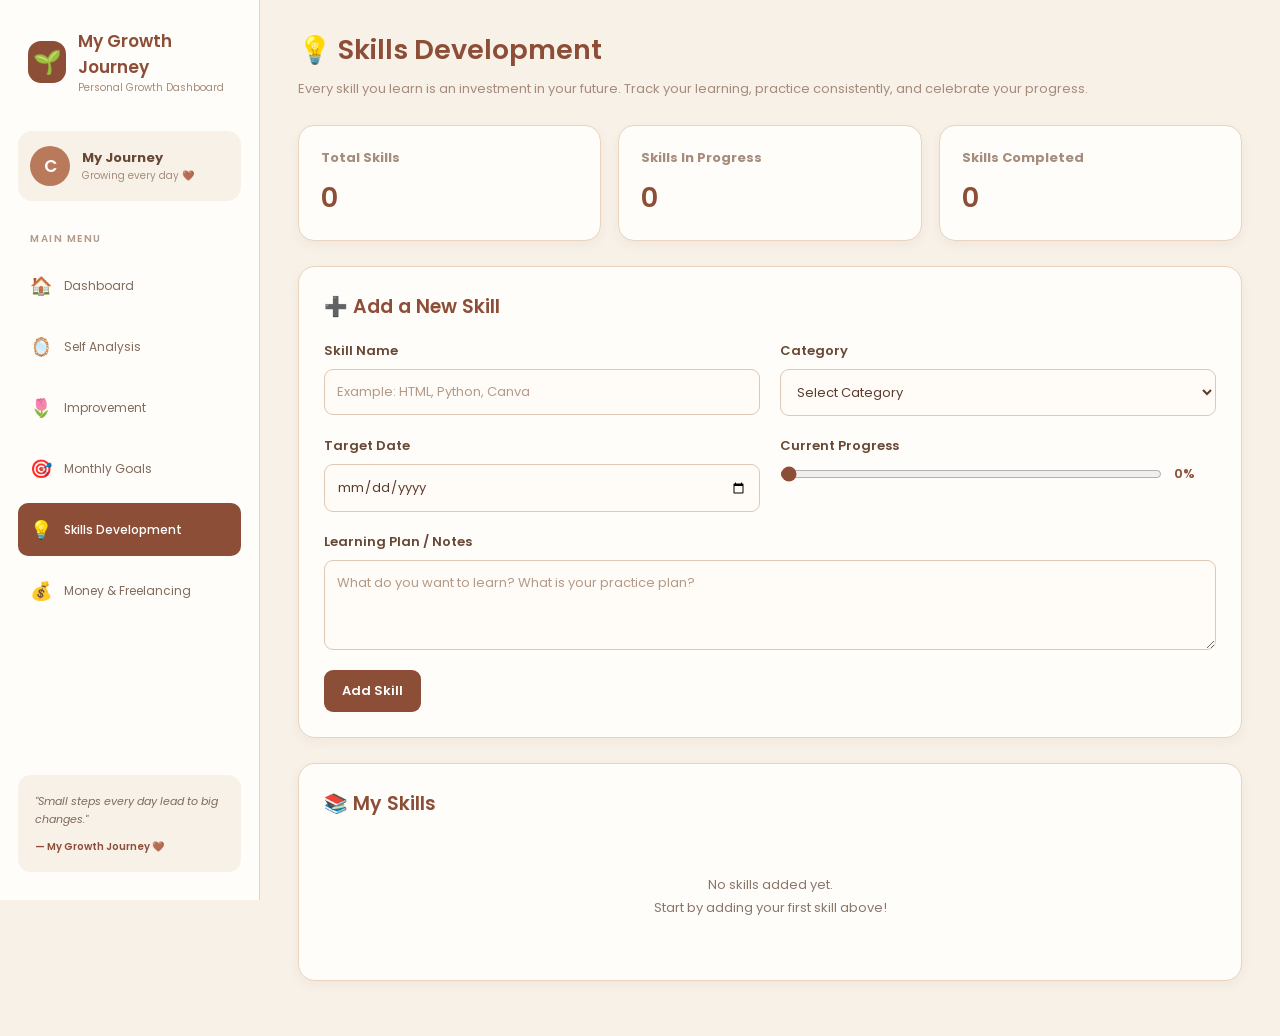
<file: skills.html>
<!DOCTYPE html>
<html lang="en">
<head>
    <meta charset="UTF-8">
    <meta name="viewport" content="width=device-width, initial-scale=1.0">
    <title>Skills Development | My Growth Journey</title>

    <link rel="stylesheet" href="style.css">

    <style>
        /* SKILLS PAGE ONLY */

        .page-header {
            margin-bottom: 25px;
        }

        .page-header h1 {
            color: #8D4E38;
            font-size: 27px;
            font-weight: 600;
            margin-bottom: 8px;
        }

        .page-header p {
            color: #a58c7c;
            font-size: 13px;
            line-height: 1.7;
        }

        .summary {
            margin-bottom: 25px;
        }

        .summary-card {
            background: #fffdf9;
            border: 1px solid #E8D4BF;
            padding: 22px;
            border-radius: 16px;
            box-shadow: 0 4px 12px rgba(90, 50, 30, 0.05);
        }

        .summary-card h3 {
            font-size: 13px;
            color: #a58c7c;
            margin-bottom: 10px;
        }

        .summary-card .number {
            font-size: 27px;
            font-weight: 600;
            color: #8D4E38;
        }

        .section {
            background: #fffdf9;
            border: 1px solid #E8D4BF;
            padding: 25px;
            border-radius: 17px;
            margin-bottom: 25px;
            box-shadow: 0 4px 12px rgba(90, 50, 30, 0.05);
        }

        .section h2 {
            color: #8D4E38;
            font-size: 19px;
            font-weight: 600;
            margin-bottom: 20px;
        }

        .form-group {
            display: flex;
            flex-direction: column;
            min-width: 0;
        }

        .form-group.full {
            grid-column: 1 / -1;
        }

        .main label {
            font-size: 13px;
            font-weight: 600;
            color: #684735;
            margin-bottom: 8px;
        }

        .main input,
        .main select,
        .main textarea {
            width: 100%;
            padding: 12px;
            border: 1px solid #DDC8B5;
            border-radius: 9px;
            font-size: 13px;
            outline: none;
            background: #FFFCF8;
            color: #5c3b2e;
        }

        .main input:focus,
        .main select:focus,
        .main textarea:focus {
            border-color: #B9795B;
        }

        .main textarea {
            resize: vertical;
            min-height: 90px;
        }

        .progress-input {
            display: flex;
            align-items: center;
            gap: 12px;
        }

        .main .progress-input input {
            flex: 1;
            padding: 0;
            accent-color: #8D4E38;
        }

        .progress-value {
            font-weight: 600;
            color: #8D4E38;
            min-width: 42px;
            font-size: 13px;
        }

        .btn {
            border: none;
            border-radius: 9px;
            padding: 11px 18px;
            cursor: pointer;
            font-size: 13px;
            font-weight: 600;
            transition: 0.3s;
        }

        .btn-primary {
            background: #8D4E38;
            color: white;
        }

        .btn-primary:hover {
            background: #6F3828;
        }

        .btn-light {
            background: #E8D4BF;
            color: #8D4E38;
        }

        .form-actions {
            display: flex;
            gap: 10px;
            flex-wrap: wrap;
            margin-top: 20px;
        }

        .skills-grid {
            grid-template-columns: repeat(2, minmax(0, 1fr));
        }

        .skill-card {
            border: 1px solid #E8D9CA;
            border-radius: 14px;
            padding: 20px;
            background: #FFFCF8;
            min-width: 0;
        }

        .skill-top {
            display: flex;
            justify-content: space-between;
            align-items: flex-start;
            gap: 12px;
            margin-bottom: 12px;
        }

        .skill-top h3 {
            color: #8D4E38;
            font-size: 17px;
            margin-bottom: 7px;
            overflow-wrap: anywhere;
        }

        .category {
            display: inline-block;
            background: #E8D4BF;
            color: #8D4E38;
            font-size: 11px;
            padding: 5px 9px;
            border-radius: 20px;
        }

        .skill-description {
            color: #8A776B;
            font-size: 13px;
            line-height: 1.7;
            margin-bottom: 15px;
            white-space: pre-wrap;
            overflow-wrap: anywhere;
        }

        .progress-info {
            display: flex;
            justify-content: space-between;
            gap: 10px;
            font-size: 12px;
            margin-bottom: 8px;
            color: #806b5c;
        }

        .progress-bar {
            width: 100%;
            height: 9px;
            background: #EDE2D6;
            border-radius: 20px;
            overflow: hidden;
            margin-bottom: 15px;
        }

        .progress-fill {
            height: 100%;
            background: #66856A;
            border-radius: 20px;
            transition: width 0.3s;
        }

        .skill-footer {
            display: flex;
            justify-content: space-between;
            align-items: center;
            gap: 10px;
            flex-wrap: wrap;
        }

        .target-date {
            font-size: 11px;
            color: #8A776B;
        }

        .card-actions {
            display: flex;
            gap: 8px;
        }

        .btn-edit {
            background: #E8D4BF;
            color: #8D4E38;
            padding: 7px 11px;
        }

        .btn-delete {
            background: #F8E3DF;
            color: #B85C50;
            padding: 7px 11px;
        }

        .empty-state {
            text-align: center;
            padding: 35px 15px;
            color: #8A776B;
            line-height: 1.8;
            font-size: 13px;
            grid-column: 1 / -1;
        }

        @media (max-width: 768px) {
            .skills-grid {
                grid-template-columns: 1fr;
            }

            .form-group.full {
                grid-column: auto;
            }

            .section {
                padding: 18px;
            }
        }
    </style>
</head>

<body>

<div class="layout">

    <!-- SIDEBAR -->
    <aside class="sidebar">

        <div class="logo">
            <div class="logo-icon">🌱</div>
            <div>
                <h2>My Growth Journey</h2>
                <p>Personal Growth Dashboard</p>
            </div>
        </div>

        <div class="profile">
            <div class="profile-avatar">C</div>
            <div>
                <h3>My Journey</h3>
                <p>Growing every day 🤎</p>
            </div>
        </div>

        <p class="nav-heading">MAIN MENU</p>

        <nav class="navigation">
            <a href="index.html" class="nav-link">
                <span>🏠</span> Dashboard
            </a>

            <a href="self-analysis.html" class="nav-link">
                <span>🪞</span> Self Analysis
            </a>

            <a href="improvement.html" class="nav-link">
                <span>🌷</span> Improvement
            </a>

            <a href="goals.html" class="nav-link">
                <span>🎯</span> Monthly Goals
            </a>

            <a href="skills.html" class="nav-link active">
                <span>💡</span> Skills Development
            </a>

            <a href="money.html" class="nav-link">
                <span>💰</span> Money & Freelancing
            </a>
        </nav>

        <div class="sidebar-bottom">
            <p>"Small steps every day lead to big changes."</p>
            <span>— My Growth Journey 🤎</span>
        </div>

    </aside>

    <!-- MAIN CONTENT -->
    <main class="main">

        <header class="page-header">
            <h1>💡 Skills Development</h1>
            <p>
                Every skill you learn is an investment in your future.
                Track your learning, practice consistently, and celebrate your progress.
            </p>
        </header>

        <!-- SUMMARY -->
        <section class="summary">

            <div class="summary-card">
                <h3>Total Skills</h3>
                <div class="number" id="totalSkills">0</div>
            </div>

            <div class="summary-card">
                <h3>Skills In Progress</h3>
                <div class="number" id="inProgressSkills">0</div>
            </div>

            <div class="summary-card">
                <h3>Skills Completed</h3>
                <div class="number" id="completedSkills">0</div>
            </div>

        </section>

        <!-- ADD SKILL FORM -->
        <section class="section">

            <h2 id="formTitle">➕ Add a New Skill</h2>

            <form id="skillForm">

                <div class="form-grid">

                    <div class="form-group">
                        <label for="skillName">Skill Name</label>
                        <input
                            type="text"
                            id="skillName"
                            placeholder="Example: HTML, Python, Canva"
                            required
                        >
                    </div>

                    <div class="form-group">
                        <label for="skillCategory">Category</label>
                        <select id="skillCategory" required>
                            <option value="">Select Category</option>
                            <option value="Technical">Technical</option>
                            <option value="Creative">Creative</option>
                            <option value="Communication">Communication</option>
                            <option value="Business">Business</option>
                            <option value="Personal">Personal Development</option>
                            <option value="Other">Other</option>
                        </select>
                    </div>

                    <div class="form-group">
                        <label for="targetDate">Target Date</label>
                        <input type="date" id="targetDate">
                    </div>

                    <div class="form-group">
                        <label for="skillProgress">Current Progress</label>

                        <div class="progress-input">
                            <input
                                type="range"
                                id="skillProgress"
                                min="0"
                                max="100"
                                value="0"
                            >
                            <span class="progress-value" id="progressValue">0%</span>
                        </div>
                    </div>

                    <div class="form-group full">
                        <label for="skillDescription">
                            Learning Plan / Notes
                        </label>

                        <textarea
                            id="skillDescription"
                            placeholder="What do you want to learn? What is your practice plan?"
                        ></textarea>
                    </div>

                </div>

                <div class="form-actions">
                    <button type="submit" class="btn btn-primary" id="submitBtn">
                        Add Skill
                    </button>

                    <button
                        type="button"
                        class="btn btn-light"
                        id="cancelBtn"
                        style="display:none;"
                    >
                        Cancel Edit
                    </button>
                </div>

            </form>

        </section>

        <!-- SKILL LIST -->
        <section class="section">

            <h2>📚 My Skills</h2>

            <div class="skills-grid" id="skillsList">
                <div class="empty-state">
                    No skills added yet.<br>
                    Start by adding your first skill above!
                </div>
            </div>

        </section>

    </main>
</div>

<script>
    const skillForm = document.getElementById("skillForm");
    const skillName = document.getElementById("skillName");
    const skillCategory = document.getElementById("skillCategory");
    const targetDate = document.getElementById("targetDate");
    const skillProgress = document.getElementById("skillProgress");
    const progressValue = document.getElementById("progressValue");
    const skillDescription = document.getElementById("skillDescription");

    const skillsList = document.getElementById("skillsList");
    const submitBtn = document.getElementById("submitBtn");
    const cancelBtn = document.getElementById("cancelBtn");
    const formTitle = document.getElementById("formTitle");

    // Existing saved skills are retained
    let skills = JSON.parse(localStorage.getItem("mySkills")) || [];
    let editingId = null;

    skillProgress.addEventListener("input", function () {
        progressValue.textContent = skillProgress.value + "%";
    });

    function saveSkills() {
        localStorage.setItem("mySkills", JSON.stringify(skills));
    }

    function updateSummary() {
        document.getElementById("totalSkills").textContent = skills.length;

        const inProgress = skills.filter(skill =>
            Number(skill.progress) > 0 && Number(skill.progress) < 100
        ).length;

        const completed = skills.filter(skill =>
            Number(skill.progress) === 100
        ).length;

        document.getElementById("inProgressSkills").textContent = inProgress;
        document.getElementById("completedSkills").textContent = completed;
    }

    function escapeHTML(value) {
        return String(value).replace(/[&<>"']/g, function (character) {
            const entities = {
                "&": "&amp;",
                "<": "&lt;",
                ">": "&gt;",
                '"': "&quot;",
                "'": "&#039;"
            };

            return entities[character];
        });
    }

    function displaySkills() {
        skillsList.innerHTML = "";

        if (skills.length === 0) {
            skillsList.innerHTML = `
                <div class="empty-state">
                    No skills added yet.<br>
                    Start by adding your first skill above!
                </div>
            `;

            updateSummary();
            return;
        }

        skills.forEach(skill => {
            const card = document.createElement("div");
            card.className = "skill-card";

            const safeName = escapeHTML(skill.name);
            const safeCategory = escapeHTML(skill.category);
            const safeDescription = escapeHTML(skill.description || "");
            const safeDate = escapeHTML(skill.date || "Not set");
            const progress = Math.min(100, Math.max(0, Number(skill.progress) || 0));

            card.innerHTML = `
                <div class="skill-top">
                    <div>
                        <h3>${safeName}</h3>
                        <span class="category">${safeCategory}</span>
                    </div>
                </div>

                <p class="skill-description">
                    ${safeDescription || "No learning notes added yet."}
                </p>

                <div class="progress-info">
                    <span>Learning Progress</span>
                    <strong>${progress}%</strong>
                </div>

                <div class="progress-bar">
                    <div class="progress-fill" style="width:${progress}%"></div>
                </div>

                <div class="skill-footer">
                    <span class="target-date">🎯 Target: ${safeDate}</span>

                    <div class="card-actions">
                        <button class="btn btn-edit" onclick="editSkill(${skill.id})">
                            Edit
                        </button>

                        <button class="btn btn-delete" onclick="deleteSkill(${skill.id})">
                            Delete
                        </button>
                    </div>
                </div>
            `;

            skillsList.appendChild(card);
        });

        updateSummary();
    }

    skillForm.addEventListener("submit", function (event) {
        event.preventDefault();

        const name = skillName.value.trim();

        if (!name) {
            alert("Please enter a skill name.");
            return;
        }

        const skillData = {
            id: editingId || Date.now(),
            name: name,
            category: skillCategory.value,
            date: targetDate.value,
            progress: Number(skillProgress.value),
            description: skillDescription.value.trim()
        };

        if (editingId) {
            skills = skills.map(skill =>
                skill.id === editingId ? skillData : skill
            );
        } else {
            skills.push(skillData);
        }

        saveSkills();
        displaySkills();
        resetForm();
    });

    function editSkill(id) {
        const skill = skills.find(item => item.id === id);
        if (!skill) return;

        editingId = id;

        skillName.value = skill.name;
        skillCategory.value = skill.category;
        targetDate.value = skill.date || "";
        skillProgress.value = skill.progress;
        progressValue.textContent = skill.progress + "%";
        skillDescription.value = skill.description || "";

        formTitle.textContent = "✏️ Edit Skill";
        submitBtn.textContent = "Update Skill";
        cancelBtn.style.display = "inline-block";

        skillForm.scrollIntoView({ behavior: "smooth" });
    }

    function deleteSkill(id) {
        const confirmDelete = confirm(
            "Are you sure you want to delete this skill?"
        );

        if (!confirmDelete) return;

        skills = skills.filter(skill => skill.id !== id);

        saveSkills();
        displaySkills();

        if (editingId === id) {
            resetForm();
        }
    }

    function resetForm() {
        skillForm.reset();

        editingId = null;
        skillProgress.value = 0;
        progressValue.textContent = "0%";

        formTitle.textContent = "➕ Add a New Skill";
        submitBtn.textContent = "Add Skill";
        cancelBtn.style.display = "none";
    }

    cancelBtn.addEventListener("click", resetForm);

    // Initial display
    displaySkills();
</script>

</body>
</html>
</file>
<file: style.css>
/* =====================================
   MY GROWTH JOURNEY
   COMMON CSS
   Theme: Terracotta & Beige
===================================== */


/* GOOGLE FONT */

@import url('https://fonts.googleapis.com/css2?family=Poppins:wght@300;400;500;600;700&display=swap');


/* =====================================
   GLOBAL RESET
===================================== */

* {
    margin: 0;
    padding: 0;
    box-sizing: border-box;
}

html {
    scroll-behavior: smooth;
}

body {
    font-family: 'Poppins', sans-serif;
    background: #F8F1E7;
    color: #5c3b2e;
    overflow-x: hidden;
}

button,
input,
select,
textarea {
    font-family: inherit;
}


/* =====================================
   MAIN APP LAYOUT
===================================== */

.app-container,
.layout {
    display: flex;
    width: 100%;
    min-height: 100vh;
}


/* =====================================
   SIDEBAR
===================================== */

.sidebar {
    width: 260px;
    min-width: 260px;
    background: #fffdf9;
    border-right: 1px solid #E8D4BF;
    padding: 28px 18px;
    display: flex;
    flex-direction: column;

    position: fixed;
    top: 0;
    left: 0;
    height: 100vh;

    z-index: 100;
    overflow-y: auto;
}


/* LOGO */

.logo {
    display: flex;
    align-items: center;
    gap: 12px;
    padding: 0 10px;
    margin-bottom: 35px;
}

.logo-icon {
    width: 42px;
    height: 42px;
    background: #8D4E38;
    color: white;

    display: flex;
    justify-content: center;
    align-items: center;

    border-radius: 13px;
    font-size: 23px;
}

.logo h2 {
    color: #8D4E38;
    font-size: 17px;
    font-weight: 600;
}

.logo p {
    color: #a58c7c;
    font-size: 10px;
}


/* PROFILE */

.profile {
    display: flex;
    align-items: center;
    gap: 12px;

    padding: 15px 12px;
    background: #F8F1E7;

    border-radius: 14px;
    margin-bottom: 30px;
}

.profile-avatar {
    width: 40px;
    height: 40px;

    background: #B9795B;
    color: white;

    border-radius: 50%;

    display: flex;
    align-items: center;
    justify-content: center;

    font-size: 17px;
    font-weight: 600;
}

.profile h3 {
    font-size: 13px;
    color: #684735;
}

.profile p {
    font-size: 10px;
    color: #a58c7c;
}


/* =====================================
   NAVIGATION
===================================== */

.nav-heading {
    color: #b39a89;
    font-size: 10px;
    font-weight: 600;
    letter-spacing: 1.5px;

    padding: 0 12px;
    margin-bottom: 12px;
}

.navigation {
    display: flex;
    flex-direction: column;
    gap: 8px;
}

.nav-link {
    display: flex;
    align-items: center;
    gap: 12px;

    text-decoration: none;
    color: #806b5c;

    font-size: 12px;
    padding: 13px 12px;

    border-radius: 10px;
    transition: 0.3s;
}

.nav-link span {
    font-size: 18px;
    width: 22px;
    text-align: center;
}

.nav-link:hover {
    background: #F8F1E7;
    color: #8D4E38;
}

.nav-link.active {
    background: #8D4E38;
    color: white;
    font-weight: 500;
}


/* SIDEBAR BOTTOM */

.sidebar-bottom {
    margin-top: auto;

    background: #F8F1E7;
    padding: 17px;

    border-radius: 13px;
}

.sidebar-bottom p {
    font-size: 11px;
    color: #806b5c;

    line-height: 1.7;
    font-style: italic;
}

.sidebar-bottom span {
    display: block;

    color: #8D4E38;
    font-size: 10px;

    margin-top: 10px;
    font-weight: 600;
}


/* =====================================
   MAIN CONTENT
===================================== */

.main-content,
.layout > .main {
    margin-left: 260px;

    width: calc(100% - 260px);
    max-width: none;

    flex: 1 1 0;
    min-width: 0;

    padding: 30px 38px;
    min-height: 100vh;

    overflow-x: hidden;
    overflow-wrap: break-word;
}


/* =====================================
   TOP HEADER
===================================== */

.top-header {
    display: flex;
    justify-content: space-between;
    align-items: center;

    gap: 20px;
    margin-bottom: 30px;

    flex-wrap: wrap;
}

.date-label {
    color: #B9795B;

    font-size: 10px;
    font-weight: 600;

    letter-spacing: 2px;
    margin-bottom: 7px;
}

.top-header h1 {
    color: #8D4E38;
    font-size: 25px;
    font-weight: 600;
}

.header-subtitle {
    color: #a58c7c;
    font-size: 12px;
    margin-top: 5px;
}

.header-actions {
    display: flex;
    align-items: center;
    gap: 15px;
}

.welcome-button {
    text-decoration: none;

    background: #E8D4BF;
    color: #8D4E38;

    padding: 10px 16px;
    border-radius: 9px;

    font-size: 11px;
    font-weight: 500;

    transition: 0.3s;
}

.welcome-button:hover {
    background: #8D4E38;
    color: white;
}

.header-avatar {
    width: 42px;
    height: 42px;

    border-radius: 50%;
    background: #B9795B;
    color: white;

    display: flex;
    align-items: center;
    justify-content: center;

    font-weight: 600;
}


/* =====================================
   COMMON CARDS
===================================== */

.card {
    background: #fffdf9;
    border: 1px solid #E8D4BF;

    padding: 24px;
    border-radius: 17px;
}

.card h2,
.card h3 {
    color: #8D4E38;
    margin-bottom: 12px;
}


/* =====================================
   COMMON BUTTONS
===================================== */

button {
    font-family: inherit;
    cursor: pointer;
}

button:hover {
    opacity: 0.9;
}

button:focus-visible,
a:focus-visible,
input:focus-visible,
textarea:focus-visible,
select:focus-visible {
    outline: 2px solid #8D4E38;
    outline-offset: 3px;
}


/* =====================================
   COMMON INPUTS
===================================== */

input,
select,
textarea {
    font-family: inherit;
}

input::placeholder,
textarea::placeholder {
    color: #b39a89;
}


/* =====================================
   COMMON GRID LAYOUTS
===================================== */

.summary,
.goal-summary {
    display: grid;
    grid-template-columns: repeat(3, minmax(0, 1fr));
    gap: 17px;
}

.form-grid,
.skills-grid,
.goals-container {
    display: grid;
    grid-template-columns: repeat(2, minmax(0, 1fr));
    gap: 20px;
}


/* =====================================
   FOOTER
===================================== */

.footer {
    display: flex;
    justify-content: space-between;
    align-items: center;

    gap: 10px;
    flex-wrap: wrap;

    border-top: 1px solid #E8D4BF;

    padding-top: 20px;
    margin-top: 45px;
}

.footer p {
    color: #8D4E38;
    font-size: 11px;
}

.footer span {
    color: #a58c7c;
    font-size: 10px;
}


/* =====================================
   SCROLLBAR
===================================== */

::-webkit-scrollbar {
    width: 7px;
}

::-webkit-scrollbar-track {
    background: #F8F1E7;
}

::-webkit-scrollbar-thumb {
    background: #B9795B;
    border-radius: 10px;
}


/* =====================================
   TABLET RESPONSIVE
===================================== */

@media (max-width: 1000px) {

    .sidebar {
        width: 220px;
        min-width: 220px;
    }

    .main-content,
    .layout > .main {
        margin-left: 220px;
        width: calc(100% - 220px);
        padding: 25px;
    }

    .summary,
    .goal-summary {
        grid-template-columns: repeat(2, minmax(0, 1fr));
    }

}


/* =====================================
   MOBILE RESPONSIVE
===================================== */

@media (max-width: 768px) {

    .app-container,
    .layout {
        display: flex;
        flex-direction: column;
    }

    .sidebar {
        position: relative;

        width: 100%;
        min-width: 0;
        height: auto;

        padding: 18px;

        border-right: none;
        border-bottom: 1px solid #E8D4BF;
    }

    .logo {
        margin-bottom: 18px;
    }

    .profile {
        margin-bottom: 18px;
    }

    .navigation {
        display: grid;
        grid-template-columns: repeat(2, minmax(0, 1fr));
        gap: 7px;
    }

    .nav-heading {
        grid-column: 1 / -1;
    }

    .nav-link {
        font-size: 10px;
        padding: 11px 8px;
        gap: 7px;
    }

    .nav-link span {
        font-size: 15px;
    }

    .sidebar-bottom {
        margin-top: 18px;
    }

    .main-content,
    .layout > .main {
        margin-left: 0;
        width: 100%;
        max-width: 100%;
        padding: 22px 16px;
    }

    .top-header {
        align-items: flex-start;
    }

    .top-header h1 {
        font-size: 21px;
    }

    .summary,
    .goal-summary,
    .form-grid,
    .skills-grid,
    .goals-container {
        grid-template-columns: 1fr;
    }

}


/* =====================================
   SMALL MOBILE
===================================== */

@media (max-width: 420px) {

    .navigation {
        grid-template-columns: 1fr;
    }

    .nav-link {
        font-size: 12px;
    }

    .main-content,
    .layout > .main {
        padding: 18px 13px;
    }

    .top-header h1 {
        font-size: 19px;
    }

    .header-avatar {
        width: 36px;
        height: 36px;
    }

    .footer {
        flex-direction: column;
        align-items: flex-start;
    }

}


/* =====================================
   END OF COMMON CSS
===================================== */
</file>
